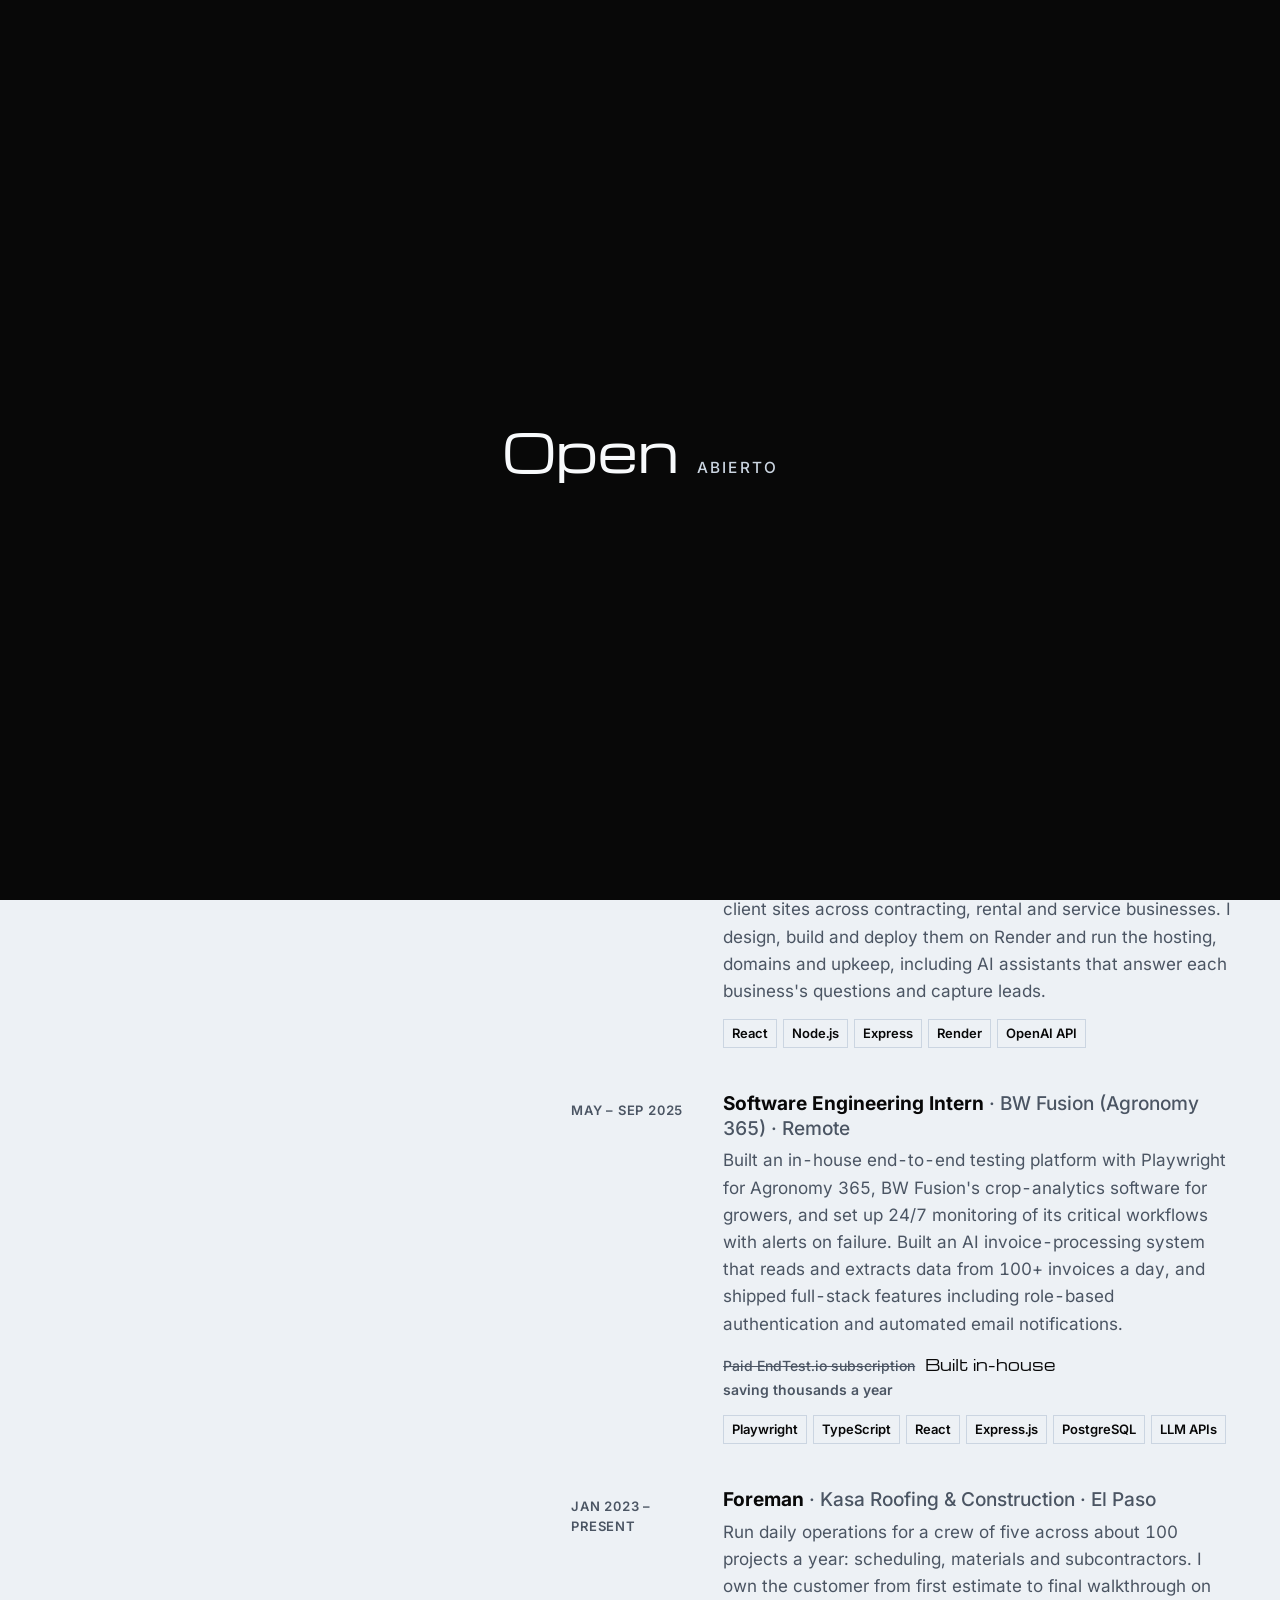
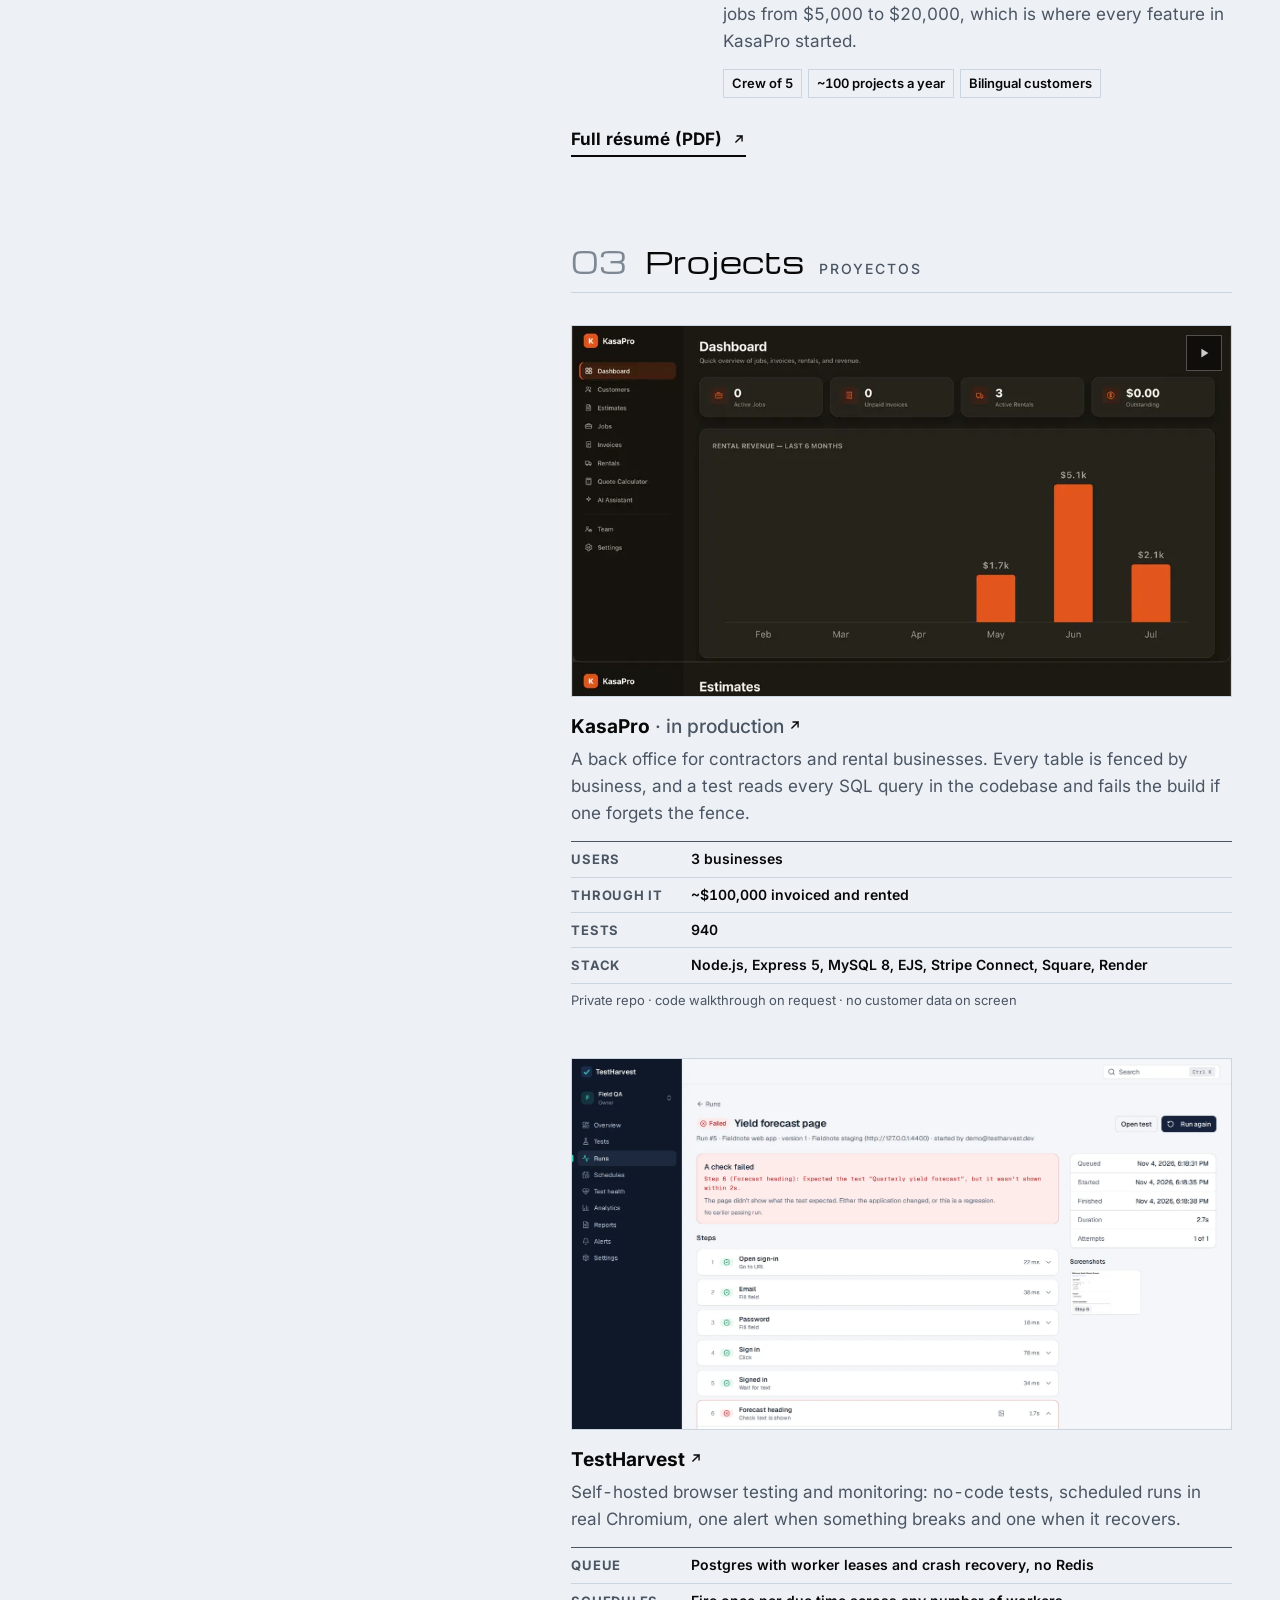
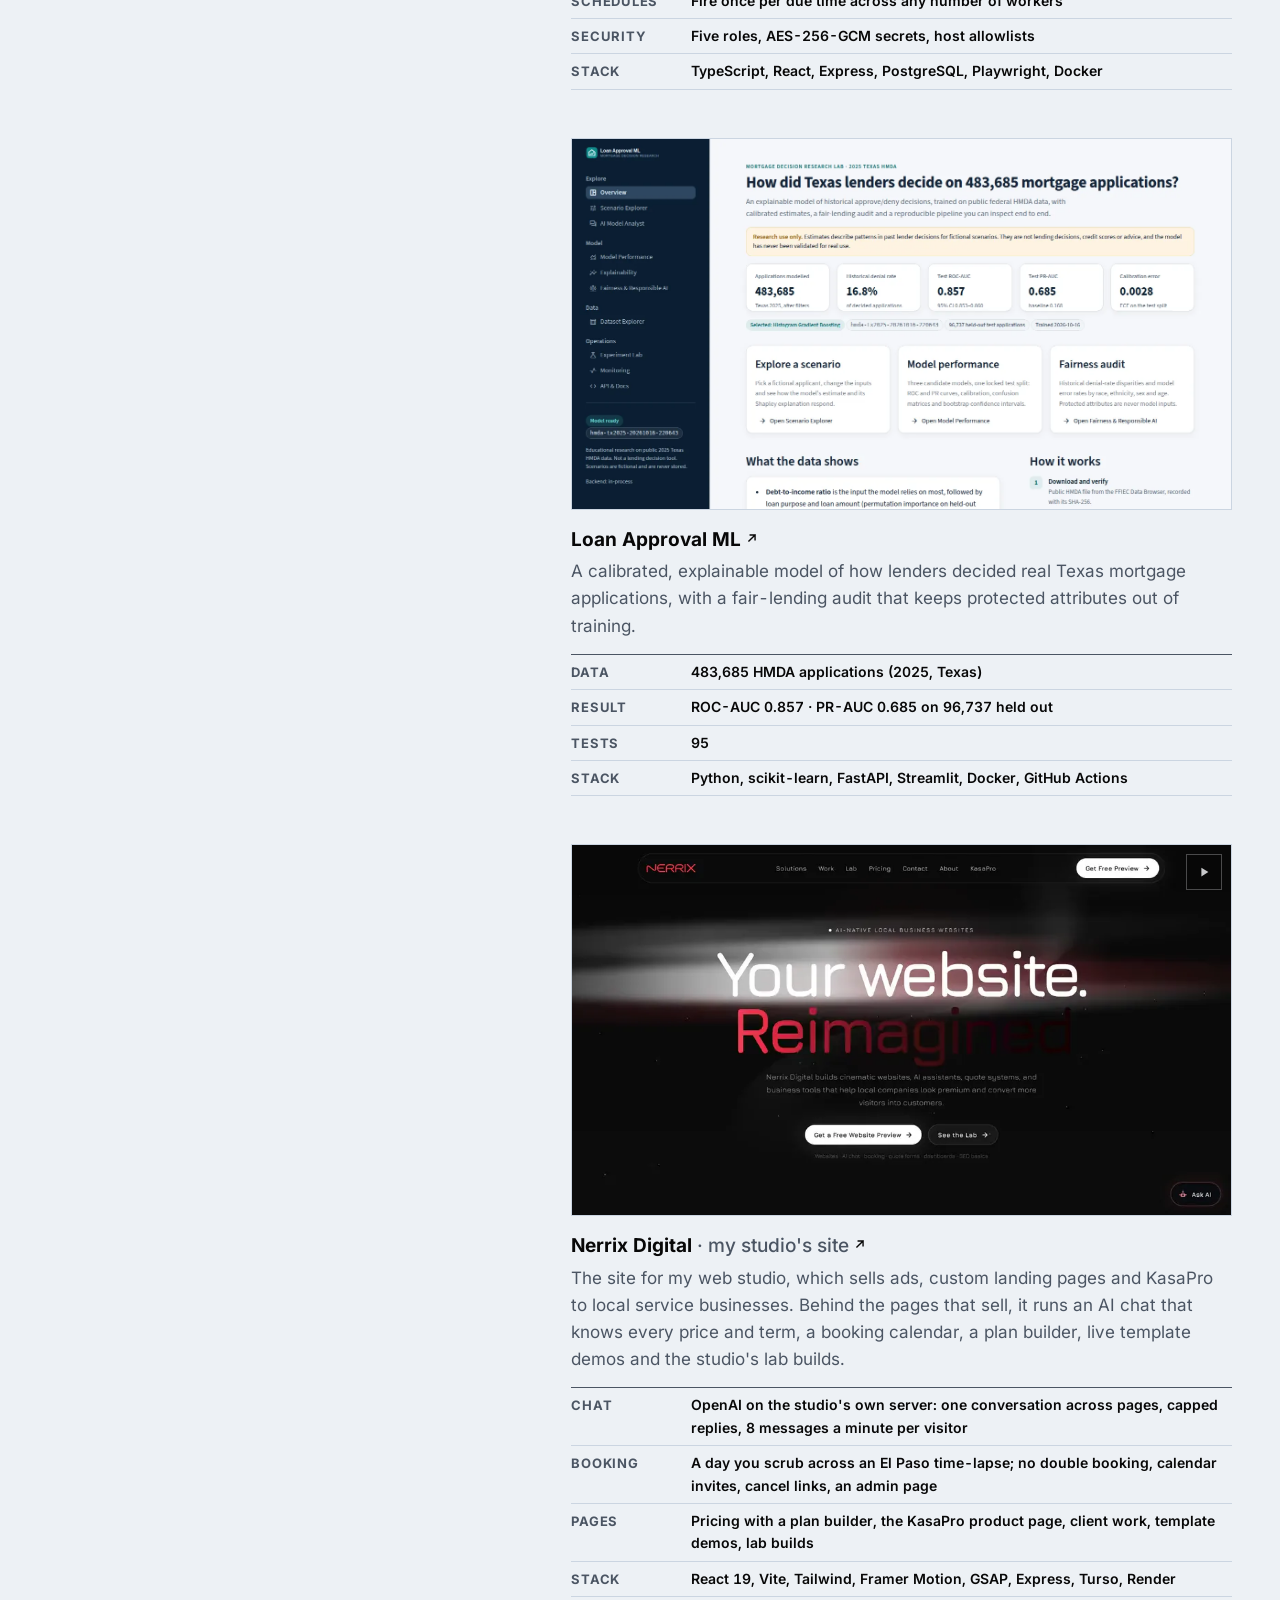
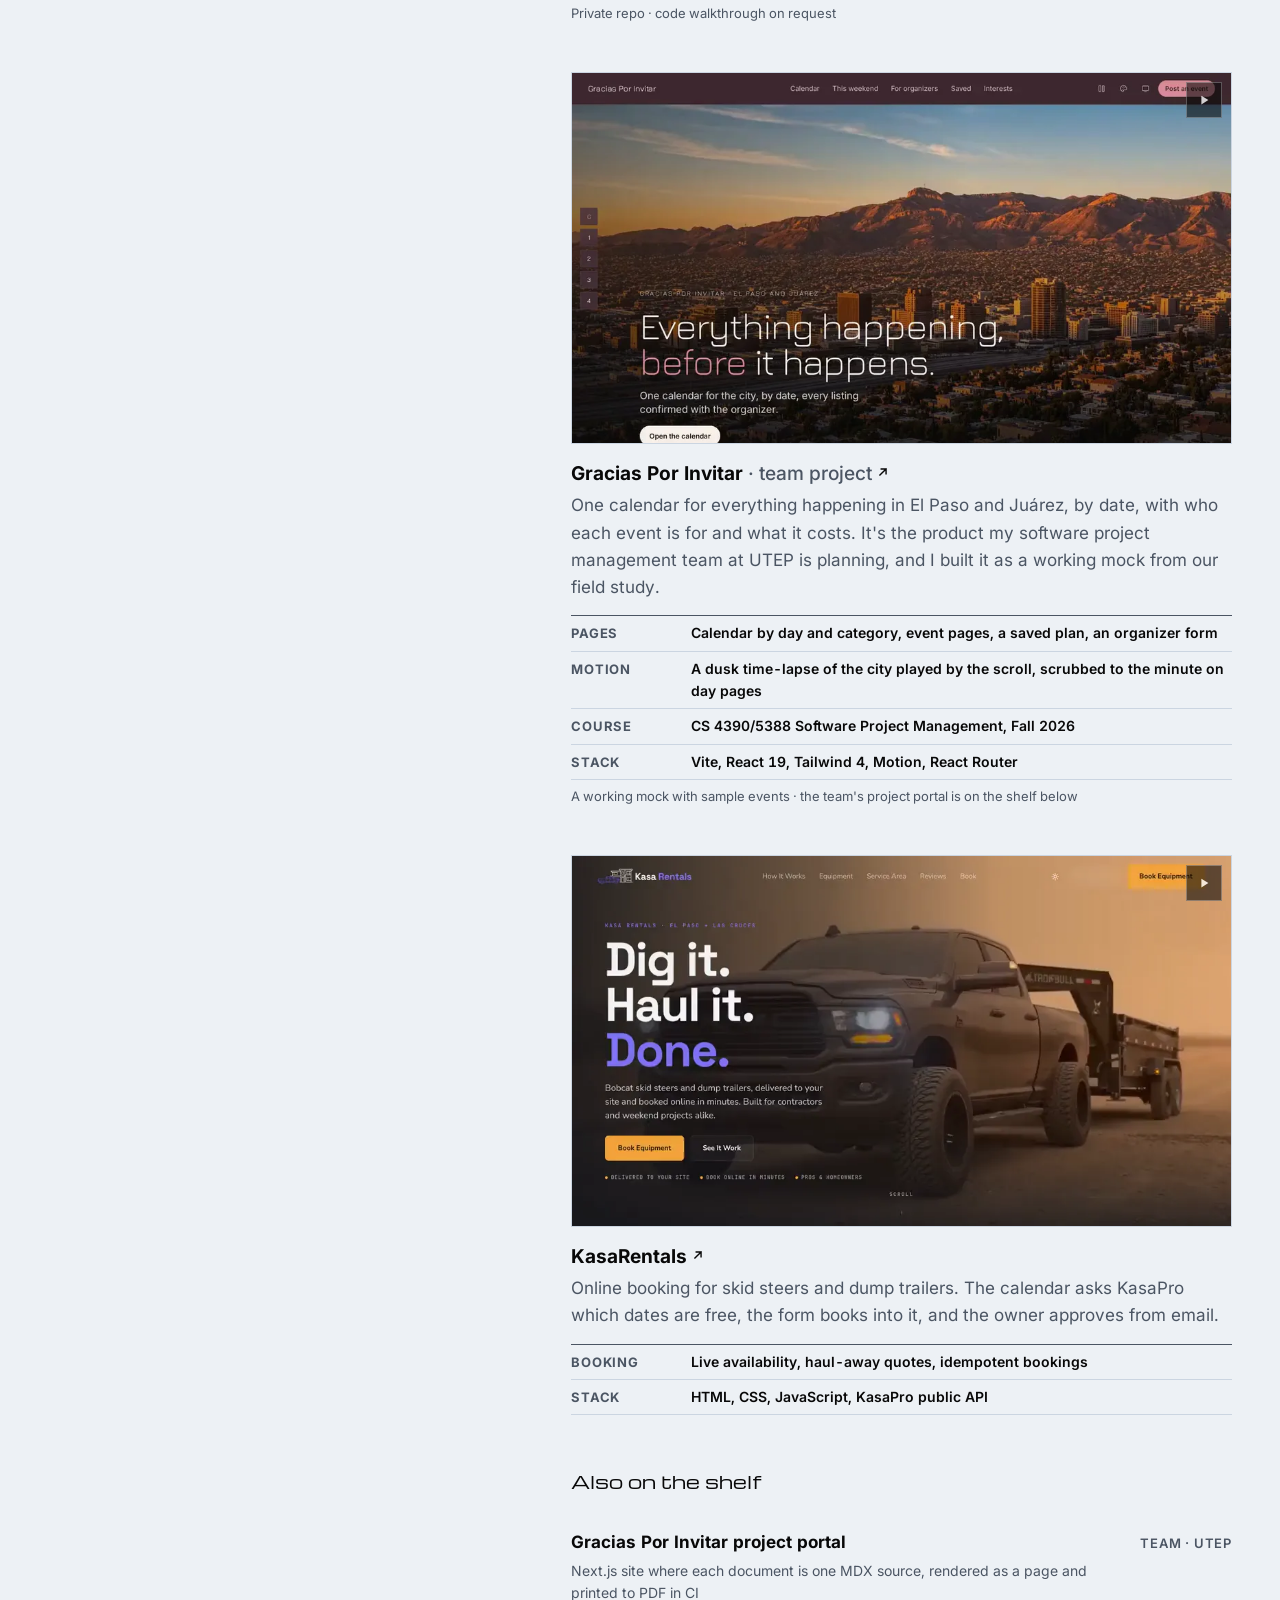
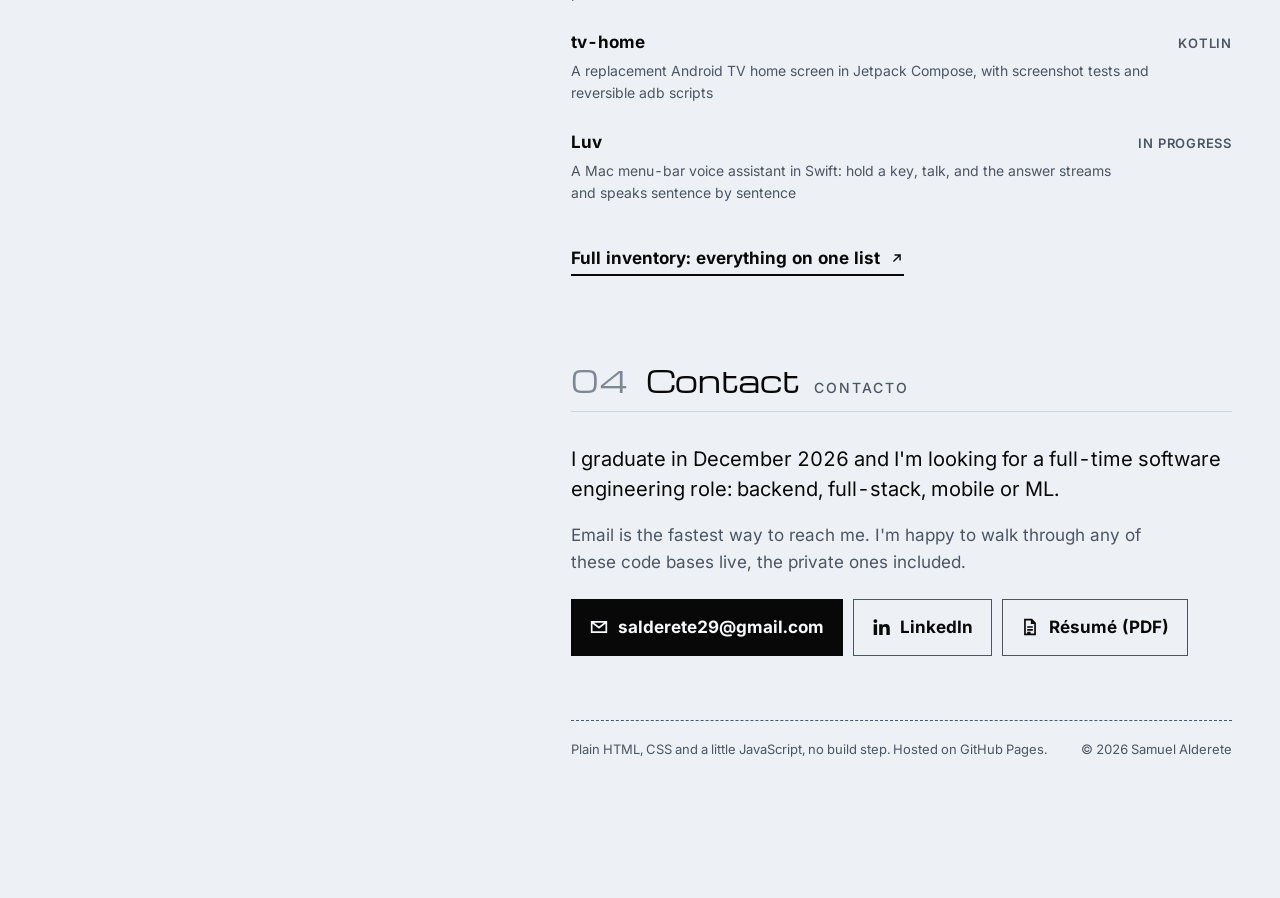
<file: index.html>
<!doctype html>
<html lang="en">
<head>
<meta charset="utf-8">
<meta name="viewport" content="width=device-width, initial-scale=1, viewport-fit=cover">
<title>Samuel Alderete · Software Engineer</title>
<meta name="description" content="Samuel Alderete, software engineer graduating from UTEP in December 2026. KasaPro runs three businesses with about $100,000 through it; internship at BW Fusion; founder of Nerrix Digital.">
<meta property="og:title" content="Samuel Alderete · Software Engineer">
<meta property="og:description" content="I build and run software for the trades I work in. KasaPro, TestHarvest, Loan Approval ML.">
<meta property="og:image" content="https://saalderete.github.io/SamuelAlderete/assets/og.png">
<meta property="og:image:width" content="1200">
<meta property="og:image:height" content="630">
<meta property="og:url" content="https://saalderete.github.io/SamuelAlderete/">
<meta name="twitter:card" content="summary_large_image">
<meta name="theme-color" media="(prefers-color-scheme: light)" content="#edf1f5">
<meta name="theme-color" media="(prefers-color-scheme: dark)" content="#080808">
<link rel="preload" href="assets/fonts/michroma-latin.woff2" as="font" type="font/woff2" crossorigin>
<link rel="stylesheet" href="styles.css">
<link rel="icon" href="assets/favicon.svg" type="image/svg+xml">
<script>
  // The shutter (see site.js): the store opens on the first visit of a session and on every refresh,
  // decided before the first paint. A refresh always opens it, even when the address names a section;
  // otherwise it is skipped for a link straight to a section and on a return from another page. Never under
  // reduced motion, and gone after 6 s even if site.js never runs.
  (function () {
    try {
      if (matchMedia("(prefers-reduced-motion: reduce)").matches) return;
      var nav = performance.getEntriesByType ? performance.getEntriesByType("navigation")[0] : null;
      var refresh = nav ? nav.type === "reload" : !!(performance.navigation && performance.navigation.type === 1);
      var seen = false;
      try { seen = !!sessionStorage.getItem("opened"); } catch (e) {}
      if (!refresh && (location.hash || seen)) return;
      try { sessionStorage.setItem("opened", "1"); } catch (e) {}
      var d = document.documentElement;
      d.classList.add("opening");
      setTimeout(function () { d.classList.remove("opening", "opened"); }, 6000);
    } catch (e) {}
  })();
</script>
</head>
<body>
<div class="shutter" aria-hidden="true">
  <div class="shutter-door">
    <p class="shutter-words">
      <span class="flick" style="--at:60ms;--for:360ms">Hello</span>
      <span lang="es" class="flick" style="--at:420ms;--for:200ms">Hola</span>
      <span lang="pt" style="--at:620ms;--for:130ms">Olá</span>
      <span lang="fr" style="--at:750ms;--for:115ms">Bonjour</span>
      <span lang="de" style="--at:865ms;--for:100ms">Hallo</span>
      <span lang="vi" style="--at:965ms;--for:100ms">Xin chào</span>
      <span lang="ko" style="--at:1065ms;--for:100ms">안녕하세요</span>
      <span lang="ja" style="--at:1165ms;--for:100ms">こんにちは</span>
      <span lang="zh" style="--at:1265ms;--for:100ms">你好</span>
      <span lang="hi" style="--at:1365ms;--for:100ms">नमस्ते</span>
      <span lang="ar" dir="rtl" style="--at:1465ms;--for:100ms">مرحبا</span>
      <span lang="nv" style="--at:1565ms;--for:100ms">Yáʼátʼééh</span>
      <span class="open" style="--at:1665ms"><b>Open</b><i lang="es">Abierto</i></span>
    </p>
  </div>
</div>
<a class="skip" href="#about">Skip to content</a>

<svg width="0" height="0" style="position:absolute" aria-hidden="true">
  <symbol id="i-go" viewBox="0 0 16 16"><path d="M4.5 11.5l7-7M6 4.5h5.5V10" fill="none" stroke="currentColor" stroke-width="1.6" stroke-linecap="square"/></symbol>
  <symbol id="i-github" viewBox="0 0 16 16"><path fill="currentColor" d="M8 .2a8 8 0 0 0-2.53 15.59c.4.07.55-.17.55-.38v-1.33c-2.23.48-2.7-1.07-2.7-1.07-.36-.92-.89-1.17-.89-1.17-.73-.5.06-.49.06-.49.8.06 1.23.83 1.23.83.72 1.22 1.88.87 2.33.66.07-.52.28-.87.5-1.07-1.78-.2-3.65-.89-3.65-3.95 0-.87.31-1.59.82-2.15-.08-.2-.36-1.02.08-2.12 0 0 .67-.21 2.2.82a7.6 7.6 0 0 1 4 0c1.53-1.03 2.2-.82 2.2-.82.44 1.1.16 1.92.08 2.12.51.56.82 1.28.82 2.15 0 3.07-1.87 3.75-3.66 3.95.29.25.54.73.54 1.48v2.2c0 .21.15.46.55.38A8 8 0 0 0 8 .2z"/></symbol>
  <symbol id="i-in" viewBox="0 0 16 16"><path fill="currentColor" d="M1.5 5.5h3V15h-3zM3 1a1.75 1.75 0 1 1 0 3.5A1.75 1.75 0 0 1 3 1zm3.4 4.5h2.9v1.3h.04c.4-.76 1.38-1.56 2.85-1.56 3.05 0 3.61 2 3.61 4.6V15h-3v-4.6c0-1.1-.02-2.52-1.53-2.52-1.54 0-1.78 1.2-1.78 2.44V15H6.4z"/></symbol>
  <symbol id="i-mail" viewBox="0 0 16 16"><path d="M1.5 3.5h13v9h-13zM1.8 3.8L8 8.6l6.2-4.8" fill="none" stroke="currentColor" stroke-width="1.5" stroke-linejoin="miter"/></symbol>
  <symbol id="i-doc" viewBox="0 0 16 16"><path d="M3.5 1.5h6l3 3v10h-9zM9.5 1.5v3h3M5.5 8h5M5.5 10.5h5M5.5 13h3" fill="none" stroke="currentColor" stroke-width="1.5"/></symbol>
</svg>

<div class="store">
  <!-- the directory -->
  <header class="directory">
    <h1 class="name">Samuel<br>Alderete</h1>
    <p class="role">Software Engineer</p>
    <p class="line">I build and run software for the trades I work in. Graduating from UTEP in December 2026.</p>

    <nav aria-label="Aisles">
      <ol class="aisles">
        <li><a href="#about" data-aisle="about"><span class="aisle-no">01</span><span class="aisle-label"><b>About</b><span>Sobre mí</span></span></a></li>
        <li><a href="#experience" data-aisle="experience"><span class="aisle-no">02</span><span class="aisle-label"><b>Experience</b><span>Experiencia</span></span></a></li>
        <li><a href="#projects" data-aisle="projects"><span class="aisle-no">03</span><span class="aisle-label"><b>Projects</b><span>Proyectos</span></span></a></li>
        <li><a href="#checkout" data-aisle="checkout"><span class="aisle-no">04</span><span class="aisle-label"><b>Contact</b><span>Contacto</span></span></a></li>
      </ol>
    </nav>

    <div class="links">
      <a class="primary" href="resume.pdf" target="_blank" rel="noopener" aria-describedby="newtab"><svg class="icon" aria-hidden="true"><use href="#i-doc"/></svg>Résumé</a>
      <a href="https://github.com/saalderete" target="_blank" rel="noopener" aria-describedby="newtab"><svg class="icon" aria-hidden="true"><use href="#i-github"/></svg>GitHub</a>
      <a href="https://www.linkedin.com/in/saalderete/" target="_blank" rel="noopener" aria-describedby="newtab"><svg class="icon" aria-hidden="true"><use href="#i-in"/></svg>LinkedIn</a>
      <a href="mailto:salderete29@gmail.com"><svg class="icon" aria-hidden="true"><use href="#i-mail"/></svg>Email</a>
    </div>
    <p class="fine">El Paso, Texas · English and Spanish</p>
  </header>

  <main class="floor">
    <!-- 01 ABOUT -->
    <section class="aisle" id="about" aria-labelledby="about-h">
      <div class="sign"><span class="sign-no" aria-hidden="true">01</span><h2 id="about-h"><b>About</b><span lang="es">Sobre mí</span></h2></div>
      <div class="prose">
        <p class="lead">I've run a construction crew in El Paso since 2023, and I write the software that crew and businesses like it run on.</p>
        <p>My main project is <a href="https://www.kasaprohq.com" target="_blank" rel="noopener" aria-describedby="newtab">KasaPro</a>, a multi-tenant back office for contractors and equipment-rental businesses: estimates, jobs, invoices, rentals, e-signatures and card payments. Three businesses use it in production. In summer 2025 I interned at BW Fusion, where I built the end-to-end testing platform that replaced their paid testing subscription, and I run <a href="https://nerrixdigital.com" target="_blank" rel="noopener" aria-describedby="newtab">Nerrix Digital</a>, a small studio building websites for local businesses.</p>
        <p>I like the parts of software where a mistake costs someone money: keeping one customer's data away from another's, payments, retries, and tests that stop the next change from breaking the last one. I use AI tools every day as part of how I build, and I can walk you through every line of what's here.</p>
      </div>
      <ul class="channel" aria-label="By the numbers">
        <li><span class="price">3</span><p>businesses running on KasaPro</p></li>
        <li><span class="price">~$100K</span><p>invoiced and rented through it</p></li>
        <li><span class="price">940</span><p>automated tests on KasaPro</p></li>
        <li><span class="price">100+</span><p>invoices a day read by the system I built at BW Fusion</p></li>
      </ul>
    </section>

    <!-- 02 EXPERIENCE -->
    <section class="aisle" id="experience" aria-labelledby="experience-h">
      <div class="sign"><span class="sign-no" aria-hidden="true">02</span><h2 id="experience-h"><b>Experience</b><span lang="es">Experiencia</span></h2></div>
      <ol class="tags-list">
        <li>
          <a class="tag" href="https://nerrixdigital.com" target="_blank" rel="noopener" aria-describedby="newtab">
            <p class="when">Jan 2026 – Present</p>
            <div class="body">
              <h3>Founder &amp; Developer <span class="at">· Nerrix Digital</span><svg class="go" aria-hidden="true"><use href="#i-go"/></svg></h3>
              <p>Founded a web studio for local businesses and delivered four client sites across contracting, rental and service businesses. I design, build and deploy them on Render and run the hosting, domains and upkeep, including AI assistants that answer each business's questions and capture leads.</p>
              <ul class="sku" aria-label="Technologies"><li>React</li><li>Node.js</li><li>Express</li><li>Render</li><li>OpenAI API</li></ul>
            </div>
          </a>
        </li>
        <li>
          <div class="tag">
            <p class="when">May – Sep 2025</p>
            <div class="body">
              <h3>Software Engineering Intern <span class="at">· BW Fusion (Agronomy 365) · Remote</span></h3>
              <p>Built an in-house end-to-end testing platform with Playwright for Agronomy 365, BW Fusion's crop-analytics software for growers, and set up 24/7 monitoring of its critical workflows with alerts on failure. Built an AI invoice-processing system that reads and extracts data from 100+ invoices a day, and shipped full-stack features including role-based authentication and automated email notifications.</p>
              <p class="was"><s>Paid EndTest.io subscription</s> <b>Built in-house</b> saving thousands a year</p>
              <ul class="sku" aria-label="Technologies"><li>Playwright</li><li>TypeScript</li><li>React</li><li>Express.js</li><li>PostgreSQL</li><li>LLM APIs</li></ul>
            </div>
          </div>
        </li>
        <li>
          <div class="tag">
            <p class="when">Jan 2023 – Present</p>
            <div class="body">
              <h3>Foreman <span class="at">· Kasa Roofing &amp; Construction · El Paso</span></h3>
              <p>Run daily operations for a crew of five across about 100 projects a year: scheduling, materials and subcontractors. I own the customer from first estimate to final walkthrough on jobs from $5,000 to $20,000, which is where every feature in KasaPro started.</p>
              <ul class="sku" aria-label="Scope"><li>Crew of 5</li><li>~100 projects a year</li><li>Bilingual customers</li></ul>
            </div>
          </div>
        </li>
      </ol>
      <a class="more-link" href="resume.pdf" target="_blank" rel="noopener" aria-describedby="newtab">Full résumé (PDF)<svg class="go" aria-hidden="true"><use href="#i-go"/></svg></a>
    </section>

    <!-- 03 PROJECTS -->
    <section class="aisle" id="projects" aria-labelledby="projects-h">
      <div class="sign"><span class="sign-no" aria-hidden="true">03</span><h2 id="projects-h"><b>Projects</b><span lang="es">Proyectos</span></h2></div>
      <ul class="products">
        <li>
          <a class="product" href="https://www.kasaprohq.com" target="_blank" rel="noopener" aria-describedby="newtab">
            <video muted playsinline loop preload="none" poster="assets/kasapro-loop.webp" width="960" height="540" aria-hidden="true"><source src="assets/kasapro-loop.mp4" type="video/mp4"></video>
            <div>
              <h3>KasaPro <span class="at">· in production</span><svg class="go" aria-hidden="true"><use href="#i-go"/></svg></h3>
              <p>A back office for contractors and rental businesses. Every table is fenced by business, and a test reads every SQL query in the codebase and fails the build if one forgets the fence.</p>
              <dl class="spec">
                <dt>Users</dt><dd>3 businesses</dd>
                <dt>Through it</dt><dd>~$100,000 invoiced and rented</dd>
                <dt>Tests</dt><dd>940</dd>
                <dt>Stack</dt><dd>Node.js, Express 5, MySQL 8, EJS, Stripe Connect, Square, Render</dd>
              </dl>
              <p class="note">Private repo · code walkthrough on request · no customer data on screen</p>
            </div>
          </a>
        </li>
        <li>
          <a class="product" href="https://github.com/saalderete/endtest-clone" target="_blank" rel="noopener" aria-describedby="newtab">
            <img src="assets/testharvest-run.webp" width="1440" height="900" alt="TestHarvest run page: a failed check explained in plain words, with each step's result and timing" loading="lazy">
            <div>
              <h3>TestHarvest<svg class="go" aria-hidden="true"><use href="#i-go"/></svg></h3>
              <p>Self-hosted browser testing and monitoring: no-code tests, scheduled runs in real Chromium, one alert when something breaks and one when it recovers.</p>
              <dl class="spec">
                <dt>Queue</dt><dd>Postgres with worker leases and crash recovery, no Redis</dd>
                <dt>Schedules</dt><dd>Fire once per due time across any number of workers</dd>
                <dt>Security</dt><dd>Five roles, AES-256-GCM secrets, host allowlists</dd>
                <dt>Stack</dt><dd>TypeScript, React, Express, PostgreSQL, Playwright, Docker</dd>
              </dl>
            </div>
          </a>
        </li>
        <li>
          <a class="product" href="https://github.com/saalderete/Loan-Approval-ML" target="_blank" rel="noopener" aria-describedby="newtab">
            <img src="assets/loan-overview.webp" width="1440" height="900" alt="Loan Approval ML dashboard overview" loading="lazy">
            <div>
              <h3>Loan Approval ML<svg class="go" aria-hidden="true"><use href="#i-go"/></svg></h3>
              <p>A calibrated, explainable model of how lenders decided real Texas mortgage applications, with a fair-lending audit that keeps protected attributes out of training.</p>
              <dl class="spec">
                <dt>Data</dt><dd>483,685 HMDA applications (2025, Texas)</dd>
                <dt>Result</dt><dd>ROC-AUC 0.857 · PR-AUC 0.685 on 96,737 held out</dd>
                <dt>Tests</dt><dd>95</dd>
                <dt>Stack</dt><dd>Python, scikit-learn, FastAPI, Streamlit, Docker, GitHub Actions</dd>
              </dl>
            </div>
          </a>
        </li>
        <li>
          <a class="product" href="https://www.nerrixdigital.com" target="_blank" rel="noopener" aria-describedby="newtab">
            <video muted playsinline loop preload="none" poster="assets/nerrix-loop.webp" width="960" height="540" aria-hidden="true"><source src="assets/nerrix-loop.mp4" type="video/mp4"></video>
            <div>
              <h3>Nerrix Digital <span class="at">· my studio's site</span><svg class="go" aria-hidden="true"><use href="#i-go"/></svg></h3>
              <p>The site for my web studio, which sells ads, custom landing pages and KasaPro to local service businesses. Behind the pages that sell, it runs an AI chat that knows every price and term, a booking calendar, a plan builder, live template demos and the studio's lab builds.</p>
              <dl class="spec">
                <dt>Chat</dt><dd>OpenAI on the studio's own server: one conversation across pages, capped replies, 8 messages a minute per visitor</dd>
                <dt>Booking</dt><dd>A day you scrub across an El Paso time-lapse; no double booking, calendar invites, cancel links, an admin page</dd>
                <dt>Pages</dt><dd>Pricing with a plan builder, the KasaPro product page, client work, template demos, lab builds</dd>
                <dt>Stack</dt><dd>React 19, Vite, Tailwind, Framer Motion, GSAP, Express, Turso, Render</dd>
              </dl>
              <p class="note">Private repo · code walkthrough on request</p>
            </div>
          </a>
        </li>
        <li>
          <a class="product" href="https://gpi-j4aw.onrender.com" target="_blank" rel="noopener" aria-describedby="newtab">
            <video muted playsinline loop preload="none" poster="assets/gpi-loop.webp" width="960" height="540" aria-hidden="true"><source src="assets/gpi-loop.mp4" type="video/mp4"></video>
            <div>
              <h3>Gracias Por Invitar <span class="at">· team project</span><svg class="go" aria-hidden="true"><use href="#i-go"/></svg></h3>
              <p>One calendar for everything happening in El Paso and Juárez, by date, with who each event is for and what it costs. It's the product my software project management team at UTEP is planning, and I built it as a working mock from our field study.</p>
              <dl class="spec">
                <dt>Pages</dt><dd>Calendar by day and category, event pages, a saved plan, an organizer form</dd>
                <dt>Motion</dt><dd>A dusk time-lapse of the city played by the scroll, scrubbed to the minute on day pages</dd>
                <dt>Course</dt><dd>CS 4390/5388 Software Project Management, Fall 2026</dd>
                <dt>Stack</dt><dd>Vite, React 19, Tailwind 4, Motion, React Router</dd>
              </dl>
              <p class="note">A working mock with sample events · the team's project portal is on the shelf below</p>
            </div>
          </a>
        </li>
        <li>
          <a class="product" href="https://kasarentals.com" target="_blank" rel="noopener" aria-describedby="newtab">
            <video muted playsinline loop preload="none" poster="assets/kasarentals-storm-loop.webp" width="960" height="540" aria-hidden="true"><source src="assets/kasarentals-storm-loop.mp4" type="video/mp4"></video>
            <div>
              <h3>KasaRentals<svg class="go" aria-hidden="true"><use href="#i-go"/></svg></h3>
              <p>Online booking for skid steers and dump trailers. The calendar asks KasaPro which dates are free, the form books into it, and the owner approves from email.</p>
              <dl class="spec">
                <dt>Booking</dt><dd>Live availability, haul-away quotes, idempotent bookings</dd>
                <dt>Stack</dt><dd>HTML, CSS, JavaScript, KasaPro public API</dd>
              </dl>
            </div>
          </a>
        </li>
      </ul>

      <h3 class="bin-h">Also on the shelf</h3>
      <ul class="bin">
        <li><a href="https://gpi-portal.onrender.com" target="_blank" rel="noopener" aria-describedby="newtab"><b>Gracias Por Invitar project portal</b><em>Team · UTEP</em><span>Next.js site where each document is one MDX source, rendered as a page and printed to PDF in CI</span></a></li>
        <li><div class="row"><b>tv-home</b><em>Kotlin</em><span>A replacement Android TV home screen in Jetpack Compose, with screenshot tests and reversible adb scripts</span></div></li>
        <li><div class="row"><b>Luv</b><em>In progress</em><span>A Mac menu-bar voice assistant in Swift: hold a key, talk, and the answer streams and speaks sentence by sentence</span></div></li>
      </ul>
      <a class="more-link" href="inventory.html">Full inventory: everything on one list<svg class="go" aria-hidden="true"><use href="#i-go"/></svg></a>
    </section>

    <!-- 04 CHECKOUT -->
    <section class="aisle checkout" id="checkout" aria-labelledby="checkout-h">
      <div class="sign"><span class="sign-no" aria-hidden="true">04</span><h2 id="checkout-h"><b>Contact</b><span lang="es">Contacto</span></h2></div>
      <div class="prose">
        <p class="lead">I graduate in December 2026 and I'm looking for a full-time software engineering role: backend, full-stack, mobile or ML.</p>
        <p>Email is the fastest way to reach me. I'm happy to walk through any of these code bases live, the private ones included.</p>
      </div>
      <div class="till">
        <a class="primary" href="mailto:salderete29@gmail.com"><svg class="icon" aria-hidden="true"><use href="#i-mail"/></svg>salderete29@gmail.com</a>
        <a href="https://www.linkedin.com/in/saalderete/" target="_blank" rel="noopener" aria-describedby="newtab"><svg class="icon" aria-hidden="true"><use href="#i-in"/></svg>LinkedIn</a>
        <a href="resume.pdf" target="_blank" rel="noopener" aria-describedby="newtab"><svg class="icon" aria-hidden="true"><use href="#i-doc"/></svg>Résumé (PDF)</a>
      </div>
      <footer class="receipt">
        <span>Plain HTML, CSS and a little JavaScript, no build step. Hosted on GitHub Pages.</span>
        <span>© 2026 Samuel Alderete</span>
      </footer>
    </section>
  </main>
</div>
<script src="site.js" defer></script>
<span id="newtab" hidden>Opens in a new tab</span>
</body>
</html>
</file>
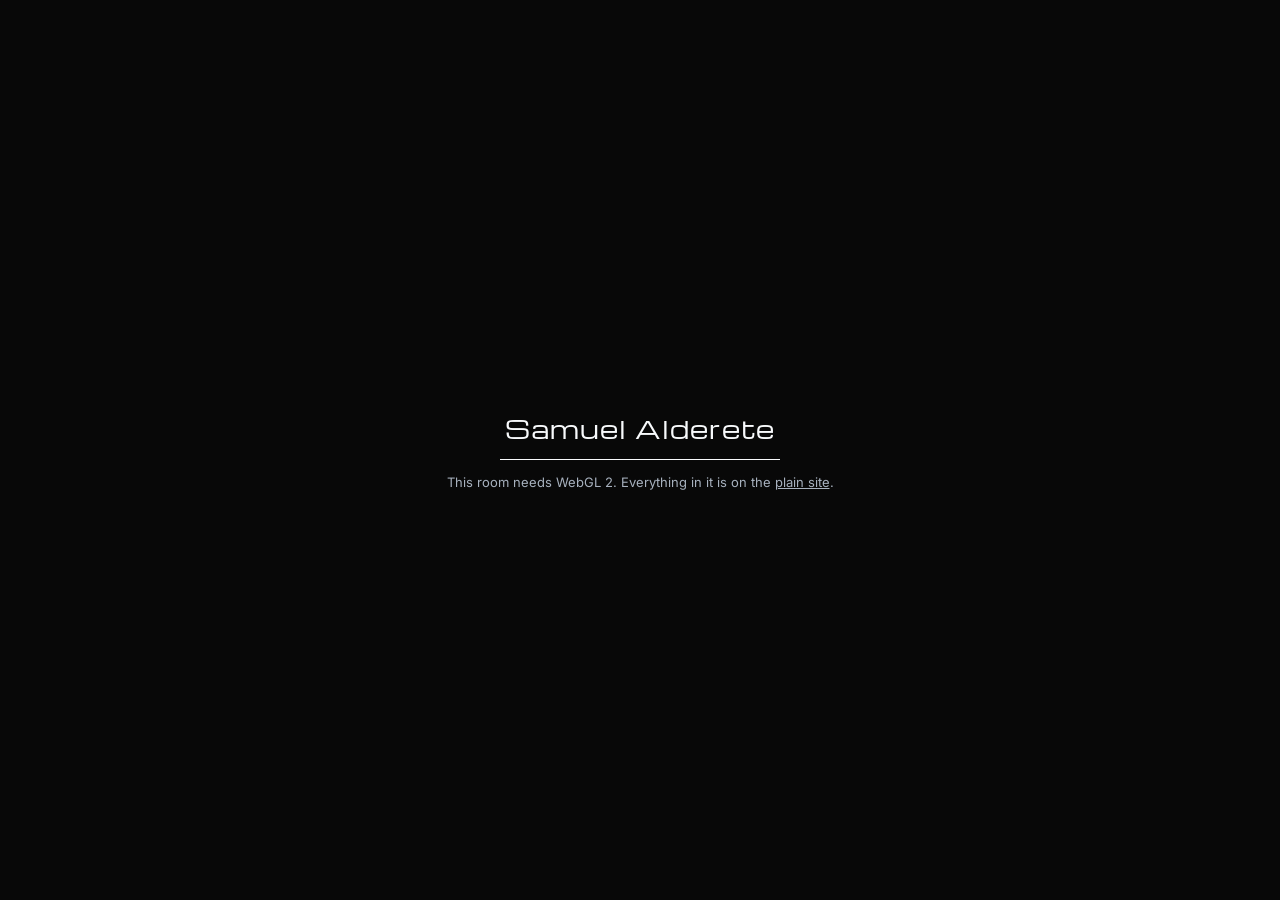
<file: studio/index.html>
<!doctype html>
<html lang="en">
<head>
<meta charset="utf-8">
<meta name="viewport" content="width=device-width, initial-scale=1, viewport-fit=cover">
<title>Samuel Alderete · the studio</title>
<meta name="description" content="Samuel Alderete, software engineer in El Paso. His studio at dusk: the shelves hold the work, and the computer turns on.">
<meta name="theme-color" content="#080808">
<meta name="robots" content="noindex">
<link rel="icon" href="../assets/favicon.svg" type="image/svg+xml">
<link rel="preload" href="app/fonts/michroma-latin.woff2" as="font" type="font/woff2" crossorigin>
<link rel="stylesheet" href="app/tokens.css">
<link rel="stylesheet" href="app/studio.css">
<script type="importmap">
{ "imports": { "three": "./app/vendor/three/three.module.js", "three/addons/": "./app/vendor/three/addons/" } }
</script>
</head>
<body>
<!-- The monitor's picture: a real page, placed in the room behind a hole in the drawing. -->
<div id="screen" aria-hidden="true"><div id="os"></div><div id="tube"></div><div id="strike"></div></div>
<canvas id="gl" aria-label="Samuel Alderete's studio at dusk: a desk with a computer, shelves of things he has built, a window over the city."></canvas>

<div id="veil" role="status">
  <p class="veil-name">Samuel Alderete</p>
  <p class="veil-line"><span id="veil-bar"></span></p>
  <p class="veil-note" id="veil-note">Opening the studio</p>
</div>

<aside id="card" hidden></aside>

<button id="sound" type="button" aria-pressed="false">Enable sound</button>

<!-- Everything in the room, reachable without a pointer. -->
<nav id="reach" aria-label="In the room"></nav>

<noscript>
  <div class="plain">
    <p>This page is a 3D room and needs JavaScript. Everything in it is also on the <a href="../">plain site</a>.</p>
  </div>
</noscript>
<script type="module" src="app/main.js"></script>
</body>
</html>
</file>
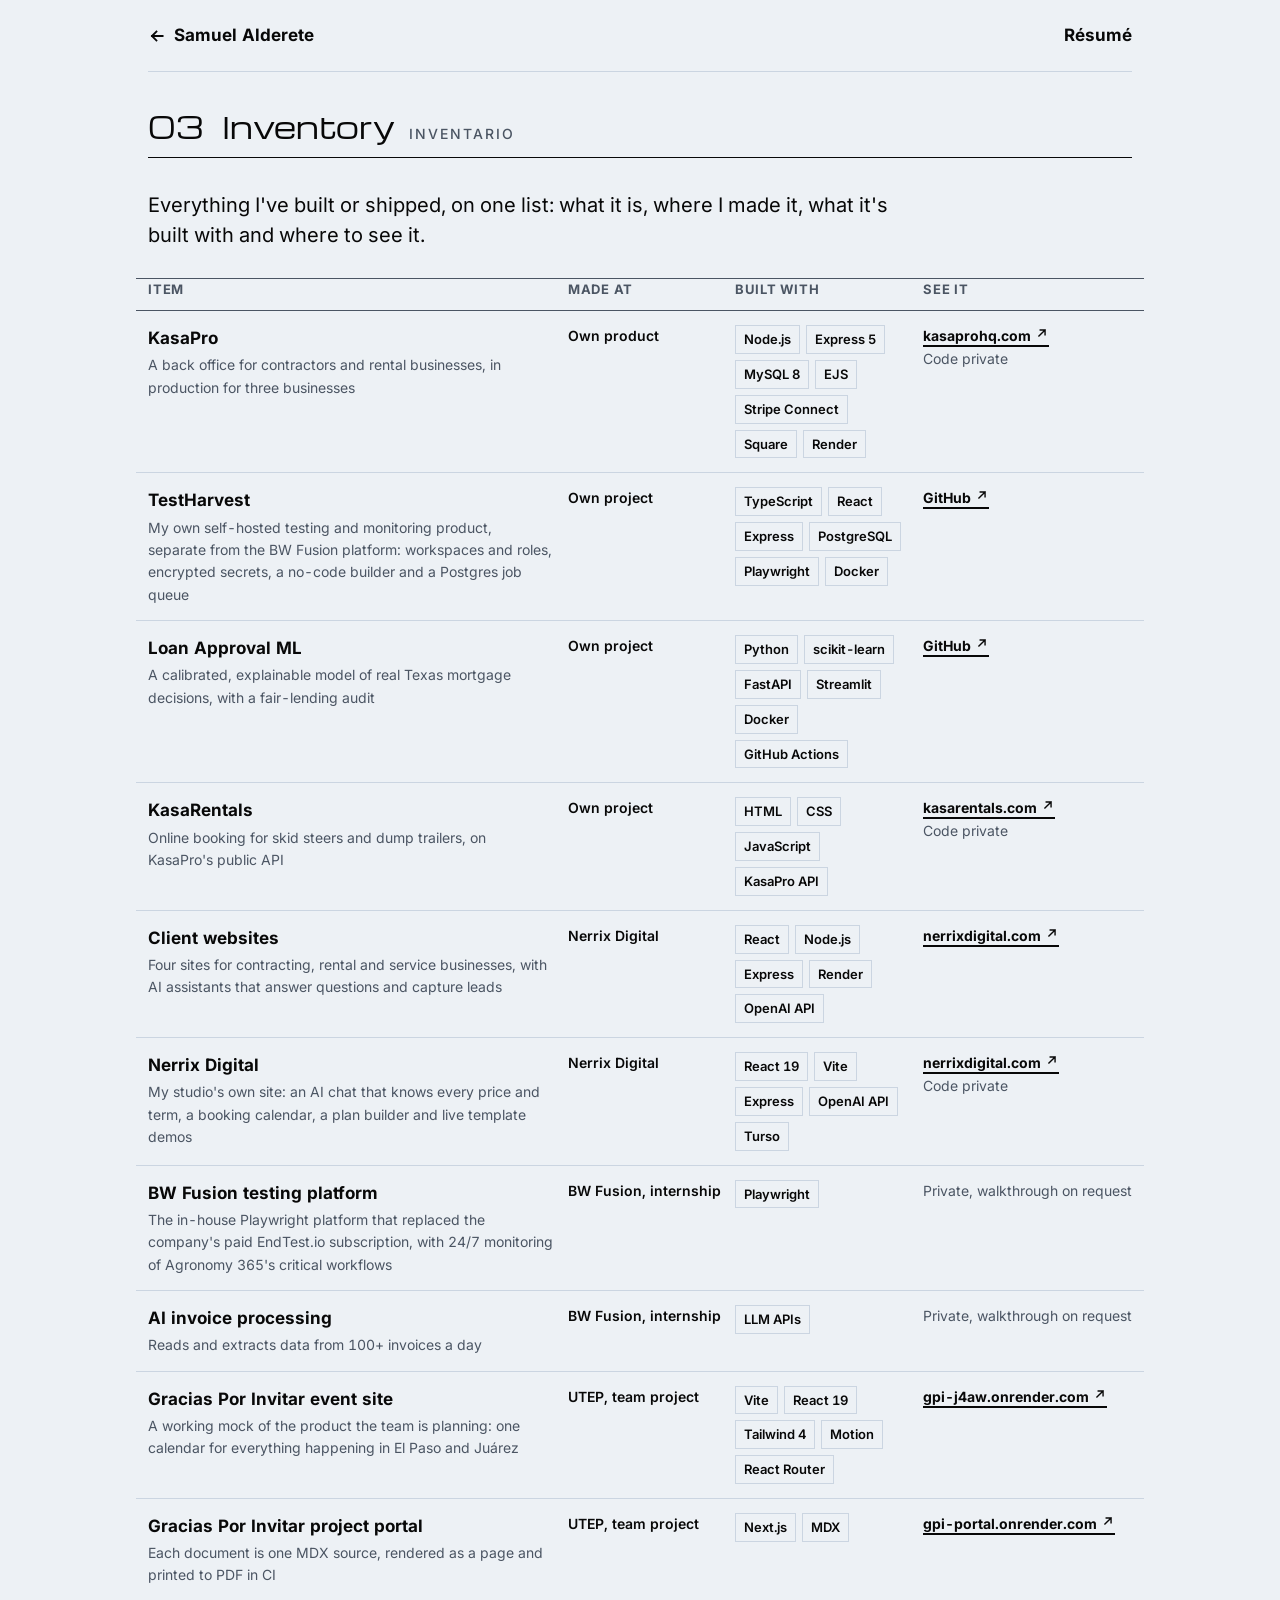
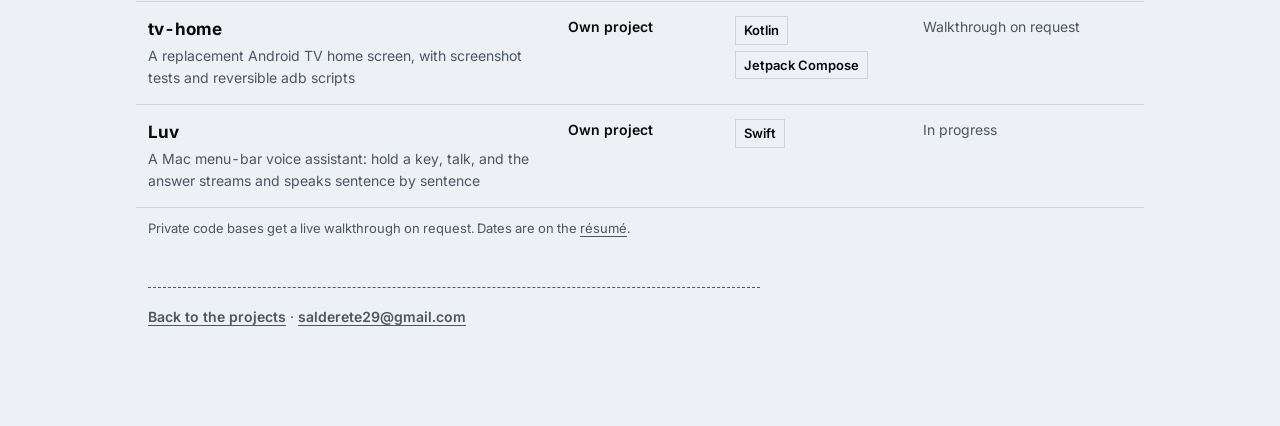
<file: inventory.html>
<!doctype html>
<html lang="en">
<head>
<meta charset="utf-8">
<meta name="viewport" content="width=device-width, initial-scale=1, viewport-fit=cover">
<title>Inventory · Samuel Alderete</title>
<meta name="description" content="Everything Samuel Alderete has built or shipped, on one list: what it is, where he made it, what it is built with and where to see it.">
<meta name="theme-color" media="(prefers-color-scheme: light)" content="#edf1f5">
<meta name="theme-color" media="(prefers-color-scheme: dark)" content="#080808">
<link rel="preload" href="assets/fonts/michroma-latin.woff2" as="font" type="font/woff2" crossorigin>
<link rel="stylesheet" href="styles.css">
<link rel="icon" href="assets/favicon.svg" type="image/svg+xml">
</head>
<body>
<a class="skip" href="#list">Skip to the list</a>

<svg width="0" height="0" style="position:absolute" aria-hidden="true">
  <symbol id="i-go" viewBox="0 0 16 16"><path d="M4.5 11.5l7-7M6 4.5h5.5V10" fill="none" stroke="currentColor" stroke-width="1.6" stroke-linecap="square"/></symbol>
</svg>

<main class="article inventory-page">
  <nav class="article-top" aria-label="Site">
    <a href="./#projects"><svg class="icon" viewBox="0 0 16 16" aria-hidden="true"><path d="M13 8H3.5M7.5 4L3.5 8l4 4" fill="none" stroke="currentColor" stroke-width="1.6" stroke-linecap="square"/></svg> Samuel Alderete</a>
    <a href="resume.pdf" target="_blank" rel="noopener" aria-describedby="newtab">Résumé</a>
  </nav>

  <div class="sign"><span class="sign-no" aria-hidden="true">03</span><h1 class="sign-h"><b>Inventory</b><span lang="es">Inventario</span></h1></div>
  <p class="lead">Everything I've built or shipped, on one list: what it is, where I made it, what it's built with and where to see it.</p>

  <div class="inventory-wrap" id="list">
    <table class="inventory">
      <caption>Private code bases get a live walkthrough on request. Dates are on the <a href="resume.pdf" target="_blank" rel="noopener" aria-describedby="newtab">résumé</a>.</caption>
      <thead>
        <tr><th scope="col">Item</th><th scope="col">Made at</th><th scope="col">Built with</th><th scope="col">See it</th></tr>
      </thead>
      <tbody>
        <tr>
          <th scope="row"><b>KasaPro</b><span>A back office for contractors and rental businesses, in production for three businesses</span></th>
          <td class="at" data-label="Made at">Own product</td>
          <td><ul class="sku" aria-label="Technologies"><li>Node.js</li><li>Express 5</li><li>MySQL 8</li><li>EJS</li><li>Stripe Connect</li><li>Square</li><li>Render</li></ul></td>
          <td class="link" data-label="See it"><a href="https://www.kasaprohq.com" target="_blank" rel="noopener" aria-describedby="newtab">kasaprohq.com<svg class="go" aria-hidden="true"><use href="#i-go"/></svg></a><br><em>Code private</em></td>
        </tr>
        <tr>
          <th scope="row"><b>TestHarvest</b><span>My own self-hosted testing and monitoring product, separate from the BW Fusion platform: workspaces and roles, encrypted secrets, a no-code builder and a Postgres job queue</span></th>
          <td class="at" data-label="Made at">Own project</td>
          <td><ul class="sku" aria-label="Technologies"><li>TypeScript</li><li>React</li><li>Express</li><li>PostgreSQL</li><li>Playwright</li><li>Docker</li></ul></td>
          <td class="link" data-label="See it"><a href="https://github.com/saalderete/endtest-clone" target="_blank" rel="noopener" aria-describedby="newtab">GitHub<svg class="go" aria-hidden="true"><use href="#i-go"/></svg></a></td>
        </tr>
        <tr>
          <th scope="row"><b>Loan Approval ML</b><span>A calibrated, explainable model of real Texas mortgage decisions, with a fair-lending audit</span></th>
          <td class="at" data-label="Made at">Own project</td>
          <td><ul class="sku" aria-label="Technologies"><li>Python</li><li>scikit-learn</li><li>FastAPI</li><li>Streamlit</li><li>Docker</li><li>GitHub Actions</li></ul></td>
          <td class="link" data-label="See it"><a href="https://github.com/saalderete/Loan-Approval-ML" target="_blank" rel="noopener" aria-describedby="newtab">GitHub<svg class="go" aria-hidden="true"><use href="#i-go"/></svg></a></td>
        </tr>
        <tr>
          <th scope="row"><b>KasaRentals</b><span>Online booking for skid steers and dump trailers, on KasaPro's public API</span></th>
          <td class="at" data-label="Made at">Own project</td>
          <td><ul class="sku" aria-label="Technologies"><li>HTML</li><li>CSS</li><li>JavaScript</li><li>KasaPro API</li></ul></td>
          <td class="link" data-label="See it"><a href="https://kasarentals.com" target="_blank" rel="noopener" aria-describedby="newtab">kasarentals.com<svg class="go" aria-hidden="true"><use href="#i-go"/></svg></a><br><em>Code private</em></td>
        </tr>
        <tr>
          <th scope="row"><b>Client websites</b><span>Four sites for contracting, rental and service businesses, with AI assistants that answer questions and capture leads</span></th>
          <td class="at" data-label="Made at">Nerrix Digital</td>
          <td><ul class="sku" aria-label="Technologies"><li>React</li><li>Node.js</li><li>Express</li><li>Render</li><li>OpenAI API</li></ul></td>
          <td class="link" data-label="See it"><a href="https://nerrixdigital.com" target="_blank" rel="noopener" aria-describedby="newtab">nerrixdigital.com<svg class="go" aria-hidden="true"><use href="#i-go"/></svg></a></td>
        </tr>
        <tr>
          <th scope="row"><b>Nerrix Digital</b><span>My studio's own site: an AI chat that knows every price and term, a booking calendar, a plan builder and live template demos</span></th>
          <td class="at" data-label="Made at">Nerrix Digital</td>
          <td><ul class="sku" aria-label="Technologies"><li>React 19</li><li>Vite</li><li>Express</li><li>OpenAI API</li><li>Turso</li></ul></td>
          <td class="link" data-label="See it"><a href="https://www.nerrixdigital.com" target="_blank" rel="noopener" aria-describedby="newtab">nerrixdigital.com<svg class="go" aria-hidden="true"><use href="#i-go"/></svg></a><br><em>Code private</em></td>
        </tr>
        <tr>
          <th scope="row"><b>BW Fusion testing platform</b><span>The in-house Playwright platform that replaced the company's paid EndTest.io subscription, with 24/7 monitoring of Agronomy 365's critical workflows</span></th>
          <td class="at" data-label="Made at">BW Fusion, internship</td>
          <td><ul class="sku" aria-label="Technologies"><li>Playwright</li></ul></td>
          <td class="link" data-label="See it"><em>Private, walkthrough on request</em></td>
        </tr>
        <tr>
          <th scope="row"><b>AI invoice processing</b><span>Reads and extracts data from 100+ invoices a day</span></th>
          <td class="at" data-label="Made at">BW Fusion, internship</td>
          <td><ul class="sku" aria-label="Technologies"><li>LLM APIs</li></ul></td>
          <td class="link" data-label="See it"><em>Private, walkthrough on request</em></td>
        </tr>
        <tr>
          <th scope="row"><b>Gracias Por Invitar event site</b><span>A working mock of the product the team is planning: one calendar for everything happening in El Paso and Juárez</span></th>
          <td class="at" data-label="Made at">UTEP, team project</td>
          <td><ul class="sku" aria-label="Technologies"><li>Vite</li><li>React 19</li><li>Tailwind 4</li><li>Motion</li><li>React Router</li></ul></td>
          <td class="link" data-label="See it"><a href="https://gpi-j4aw.onrender.com" target="_blank" rel="noopener" aria-describedby="newtab">gpi-j4aw.onrender.com<svg class="go" aria-hidden="true"><use href="#i-go"/></svg></a></td>
        </tr>
        <tr>
          <th scope="row"><b>Gracias Por Invitar project portal</b><span>Each document is one MDX source, rendered as a page and printed to PDF in CI</span></th>
          <td class="at" data-label="Made at">UTEP, team project</td>
          <td><ul class="sku" aria-label="Technologies"><li>Next.js</li><li>MDX</li></ul></td>
          <td class="link" data-label="See it"><a href="https://gpi-portal.onrender.com" target="_blank" rel="noopener" aria-describedby="newtab">gpi-portal.onrender.com<svg class="go" aria-hidden="true"><use href="#i-go"/></svg></a></td>
        </tr>
        <tr>
          <th scope="row"><b>tv-home</b><span>A replacement Android TV home screen, with screenshot tests and reversible adb scripts</span></th>
          <td class="at" data-label="Made at">Own project</td>
          <td><ul class="sku" aria-label="Technologies"><li>Kotlin</li><li>Jetpack Compose</li></ul></td>
          <td class="link" data-label="See it"><em>Walkthrough on request</em></td>
        </tr>
        <tr>
          <th scope="row"><b>Luv</b><span>A Mac menu-bar voice assistant: hold a key, talk, and the answer streams and speaks sentence by sentence</span></th>
          <td class="at" data-label="Made at">Own project</td>
          <td><ul class="sku" aria-label="Technologies"><li>Swift</li></ul></td>
          <td class="link" data-label="See it"><em>In progress</em></td>
        </tr>
      </tbody>
    </table>
  </div>

  <p class="end"><a href="./#projects">Back to the projects</a> · <a href="mailto:salderete29@gmail.com">salderete29@gmail.com</a></p>
</main>
<script src="site.js" defer></script>
<span id="newtab" hidden>Opens in a new tab</span>
</body>
</html>
</file>
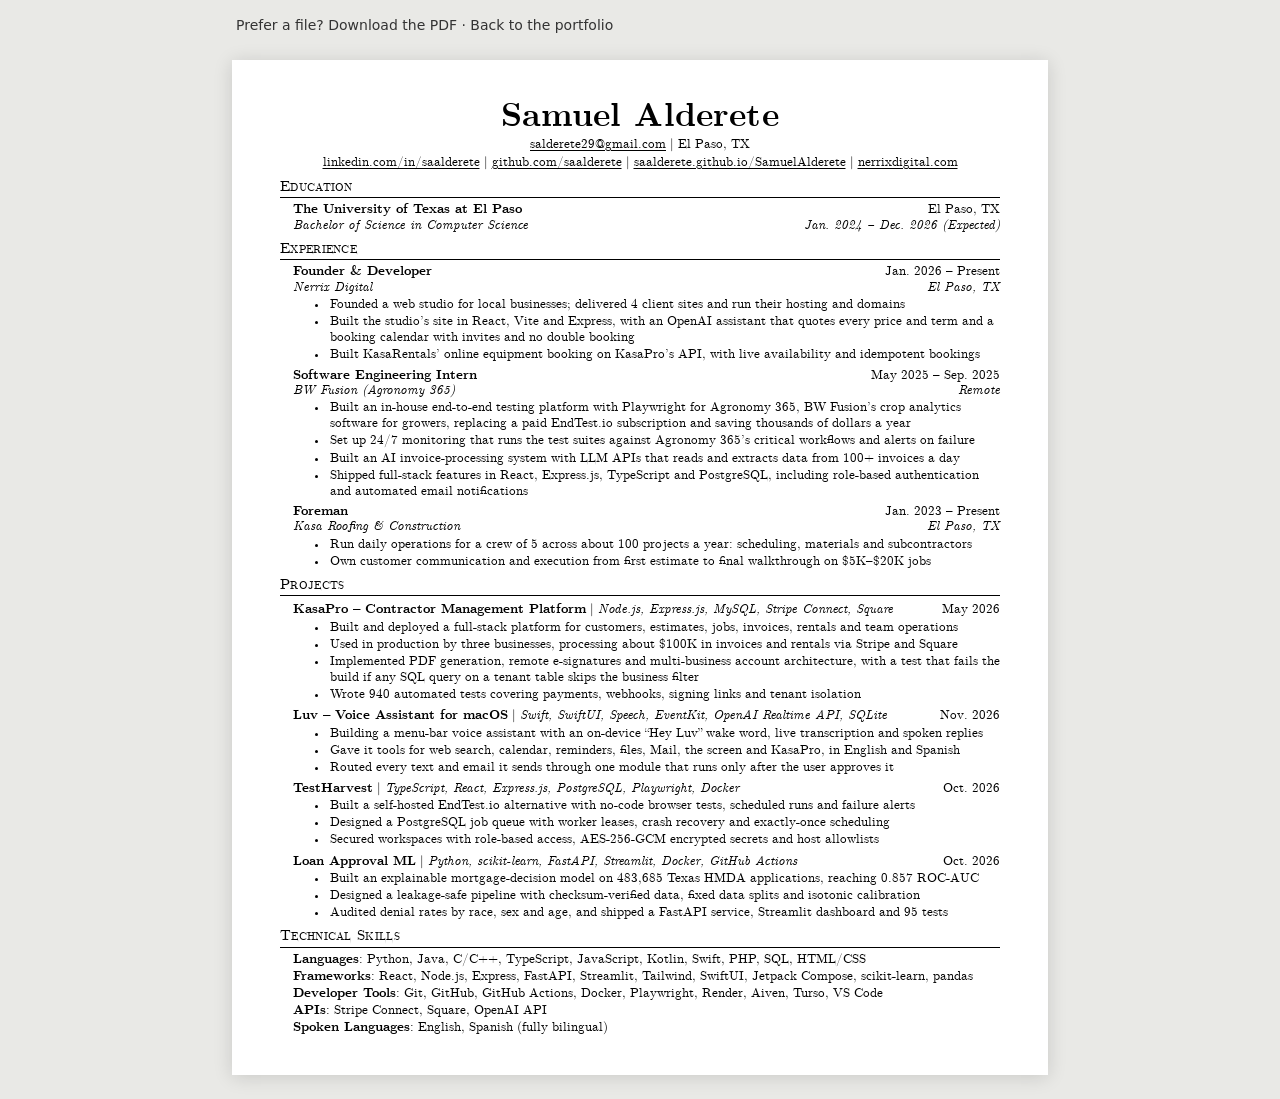
<file: resume.html>
<!doctype html>
<html lang="en">
<head>
<meta charset="utf-8">
<meta name="viewport" content="width=device-width, initial-scale=1">
<title>Samuel Alderete · Résumé</title>
<meta name="robots" content="noindex">
<style>
  /* Computer Modern Serif (SIL OFL), the typeface of the original LaTeX résumé */
  @font-face { font-family: "CMU Serif"; src: url("assets/fonts/cmu/cmunrm.woff") format("woff"); font-weight: 400; font-style: normal; }
  @font-face { font-family: "CMU Serif"; src: url("assets/fonts/cmu/cmunbx.woff") format("woff"); font-weight: 700; font-style: normal; }
  @font-face { font-family: "CMU Serif"; src: url("assets/fonts/cmu/cmunti.woff") format("woff"); font-weight: 400; font-style: italic; }
  @font-face { font-family: "CMU Serif"; src: url("assets/fonts/cmu/cmunbi.woff") format("woff"); font-weight: 700; font-style: italic; }

  @page { size: Letter; margin: 0.42in 0.5in 0.4in; }
  * { box-sizing: border-box; }
  html { -webkit-text-size-adjust: 100%; }
  body { margin: 0; background: #fff; color: #000; font: 400 10.1pt/1.2 "CMU Serif", "Latin Modern Roman", Georgia, serif; }
  .page { max-width: 7.5in; margin: 0 auto; }
  @media screen {
    body { background: #e9e9e6; }
    .page { background: #fff; padding: 0.42in 0.5in 0.4in; margin: 24px auto; max-width: 8.5in; box-shadow: 0 2px 18px rgba(0,0,0,.14); }
    .screen-note { max-width: 8.5in; margin: 16px auto 0; font: 14px/1.4 system-ui, sans-serif; color: #333; padding: 0 4px; }
    .screen-note a { color: inherit; }
  }
  @media print { .screen-note { display: none; } }
  @media screen and (max-width: 860px) { .page { padding: 24px 16px; margin: 0; box-shadow: none; } body { font-size: 15px; } }

  a { color: inherit; text-decoration: none; }
  header { text-align: center; }
  h1 { margin: 0; font-size: 25pt; font-weight: 700; line-height: 1.05; letter-spacing: 0.005em; }
  header p { margin: 2px 0 0; font-size: 10pt; }
  header a { text-decoration: underline; text-underline-offset: 1.5px; text-decoration-thickness: 0.5px; }
  .sep { padding: 0 4px; }
  /* the phone number is on the printed résumé only (see the script at the end) */
  .print-phone { display: none; }
  @media print { .print-phone:not(:empty) { display: inline; } }

  h2 { margin: 7px 0 3px; font-size: 11.6pt; font-weight: 400; font-variant: small-caps; letter-spacing: 0.02em; border-bottom: 0.6px solid #000; padding-bottom: 1px; }
  .entry { margin: 0 0 4px; padding-left: 0.14in; }
  .row { display: flex; justify-content: space-between; gap: 12px; align-items: baseline; }
  .row b { font-weight: 700; }
  .row i { font-style: italic; }
  .sub { font-size: 9.6pt; }
  ul { margin: 1px 0 0; padding-left: 0.36in; }
  li { margin: 0 0 1px; padding-left: 2px; }
  li::marker { font-size: 0.8em; }
  .proj .row { margin-top: 5px; }
  .skills { padding-left: 0.14in; margin: 0; }
  .skills p { margin: 0 0 1px; }
</style>
</head>
<body>
<p class="screen-note">Prefer a file? <a href="resume.pdf" target="_blank" rel="noopener" aria-describedby="newtab">Download the PDF</a> · <a href="./">Back to the portfolio</a></p>
<div class="page">
  <header>
    <h1>Samuel Alderete</h1>
    <p><span class="print-phone" id="phone"></span><a href="mailto:salderete29@gmail.com">salderete29@gmail.com</a><span class="sep">|</span>El Paso, TX</p>
    <p><a href="https://www.linkedin.com/in/saalderete/" target="_blank" rel="noopener" aria-describedby="newtab">linkedin.com/in/saalderete</a><span class="sep">|</span><a href="https://github.com/saalderete" target="_blank" rel="noopener" aria-describedby="newtab">github.com/saalderete</a><span class="sep">|</span><a href="https://saalderete.github.io/SamuelAlderete/">saalderete.github.io/SamuelAlderete</a><span class="sep">|</span><a href="https://nerrixdigital.com" target="_blank" rel="noopener" aria-describedby="newtab">nerrixdigital.com</a></p>
  </header>

  <h2>Education</h2>
  <div class="entry">
    <div class="row"><b>The University of Texas at El Paso</b><span>El Paso, TX</span></div>
    <div class="row sub"><i>Bachelor of Science in Computer Science</i><i>Jan. 2024 – Dec. 2026 (Expected)</i></div>
  </div>

  <h2>Experience</h2>
  <div class="entry">
    <div class="row"><b>Founder &amp; Developer</b><span>Jan. 2026 – Present</span></div>
    <div class="row sub"><i>Nerrix Digital</i><i>El Paso, TX</i></div>
    <ul>
      <li>Founded a web studio for local businesses; delivered 4 client sites and run their hosting and domains</li>
      <li>Built the studio’s site in React, Vite and Express, with an OpenAI assistant that quotes every price and term and a booking calendar with invites and no double booking</li>
      <li>Built KasaRentals’ online equipment booking on KasaPro’s API, with live availability and idempotent bookings</li>
    </ul>
  </div>
  <div class="entry">
    <div class="row"><b>Software Engineering Intern</b><span>May 2025 – Sep. 2025</span></div>
    <div class="row sub"><i>BW Fusion (Agronomy 365)</i><i>Remote</i></div>
    <ul>
      <li>Built an in-house end-to-end testing platform with Playwright for Agronomy 365, BW Fusion’s crop analytics software for growers, replacing a paid EndTest.io subscription and saving thousands of dollars a year</li>
      <li>Set up 24/7 monitoring that runs the test suites against Agronomy 365’s critical workflows and alerts on failure</li>
      <li>Built an AI invoice-processing system with LLM APIs that reads and extracts data from 100+ invoices a day</li>
      <li>Shipped full-stack features in React, Express.js, TypeScript and PostgreSQL, including role-based authentication and automated email notifications</li>
    </ul>
  </div>
  <div class="entry">
    <div class="row"><b>Foreman</b><span>Jan. 2023 – Present</span></div>
    <div class="row sub"><i>Kasa Roofing &amp; Construction</i><i>El Paso, TX</i></div>
    <ul>
      <li>Run daily operations for a crew of 5 across about 100 projects a year: scheduling, materials and subcontractors</li>
      <li>Own customer communication and execution from first estimate to final walkthrough on $5K–$20K jobs</li>
    </ul>
  </div>

  <h2>Projects</h2>
  <div class="entry proj">
    <div class="row"><span><b>KasaPro – Contractor Management Platform</b> | <i>Node.js, Express.js, MySQL, Stripe Connect, Square</i></span><span>May 2026</span></div>
    <ul>
      <li>Built and deployed a full-stack platform for customers, estimates, jobs, invoices, rentals and team operations</li>
      <li>Used in production by three businesses, processing about $100K in invoices and rentals via Stripe and Square</li>
      <li>Implemented PDF generation, remote e-signatures and multi-business account architecture, with a test that fails the build if any SQL query on a tenant table skips the business filter</li>
      <li>Wrote 940 automated tests covering payments, webhooks, signing links and tenant isolation</li>
    </ul>
  </div>
  <div class="entry proj">
    <div class="row"><span><b>Luv – Voice Assistant for macOS</b> | <i>Swift, SwiftUI, Speech, EventKit, OpenAI Realtime API, SQLite</i></span><span>Nov. 2026</span></div>
    <ul>
      <li>Building a menu-bar voice assistant with an on-device “Hey Luv” wake word, live transcription and spoken replies</li>
      <li>Gave it tools for web search, calendar, reminders, files, Mail, the screen and KasaPro, in English and Spanish</li>
      <li>Routed every text and email it sends through one module that runs only after the user approves it</li>
    </ul>
  </div>
  <div class="entry proj">
    <div class="row"><span><b>TestHarvest</b> | <i>TypeScript, React, Express.js, PostgreSQL, Playwright, Docker</i></span><span>Oct. 2026</span></div>
    <ul>
      <li>Built a self-hosted EndTest.io alternative with no-code browser tests, scheduled runs and failure alerts</li>
      <li>Designed a PostgreSQL job queue with worker leases, crash recovery and exactly-once scheduling</li>
      <li>Secured workspaces with role-based access, AES-256-GCM encrypted secrets and host allowlists</li>
    </ul>
  </div>
  <div class="entry proj">
    <div class="row"><span><b>Loan Approval ML</b> | <i>Python, scikit-learn, FastAPI, Streamlit, Docker, GitHub Actions</i></span><span>Oct. 2026</span></div>
    <ul>
      <li>Built an explainable mortgage-decision model on 483,685 Texas HMDA applications, reaching 0.857 ROC-AUC</li>
      <li>Designed a leakage-safe pipeline with checksum-verified data, fixed data splits and isotonic calibration</li>
      <li>Audited denial rates by race, sex and age, and shipped a FastAPI service, Streamlit dashboard and 95 tests</li>
    </ul>
  </div>

  <h2>Technical Skills</h2>
  <div class="skills">
    <p><b>Languages</b>: Python, Java, C/C++, TypeScript, JavaScript, Kotlin, Swift, PHP, SQL, HTML/CSS</p>
    <p><b>Frameworks</b>: React, Node.js, Express, FastAPI, Streamlit, Tailwind, SwiftUI, Jetpack Compose, scikit-learn, pandas</p>
    <p><b>Developer Tools</b>: Git, GitHub, GitHub Actions, Docker, Playwright, Render, Aiven, Turso, VS Code</p>
    <p><b>APIs</b>: Stripe Connect, Square, OpenAI API</p>
    <p><b>Spoken Languages</b>: English, Spanish (fully bilingual)</p>
  </div>
</div>
<script>
  // The phone number is on the printed résumé only, never in this page: to print the PDF, open
  // resume.html?phone=YOUR-NUMBER and print. The number shows in print alone, so a link carrying
  // some other number can't put it in front of anyone reading the page.
  (function () {
    var n = new URLSearchParams(location.search).get("phone");
    if (!n || !/^[0-9+().\- ]{7,20}$/.test(n)) return;
    var slot = document.getElementById("phone"), sep = document.createElement("span");
    sep.className = "sep";
    sep.textContent = "|";
    slot.textContent = n;
    slot.appendChild(sep);
  })();
</script>
<span id="newtab" hidden>Opens in a new tab</span>
</body>
</html>
</file>
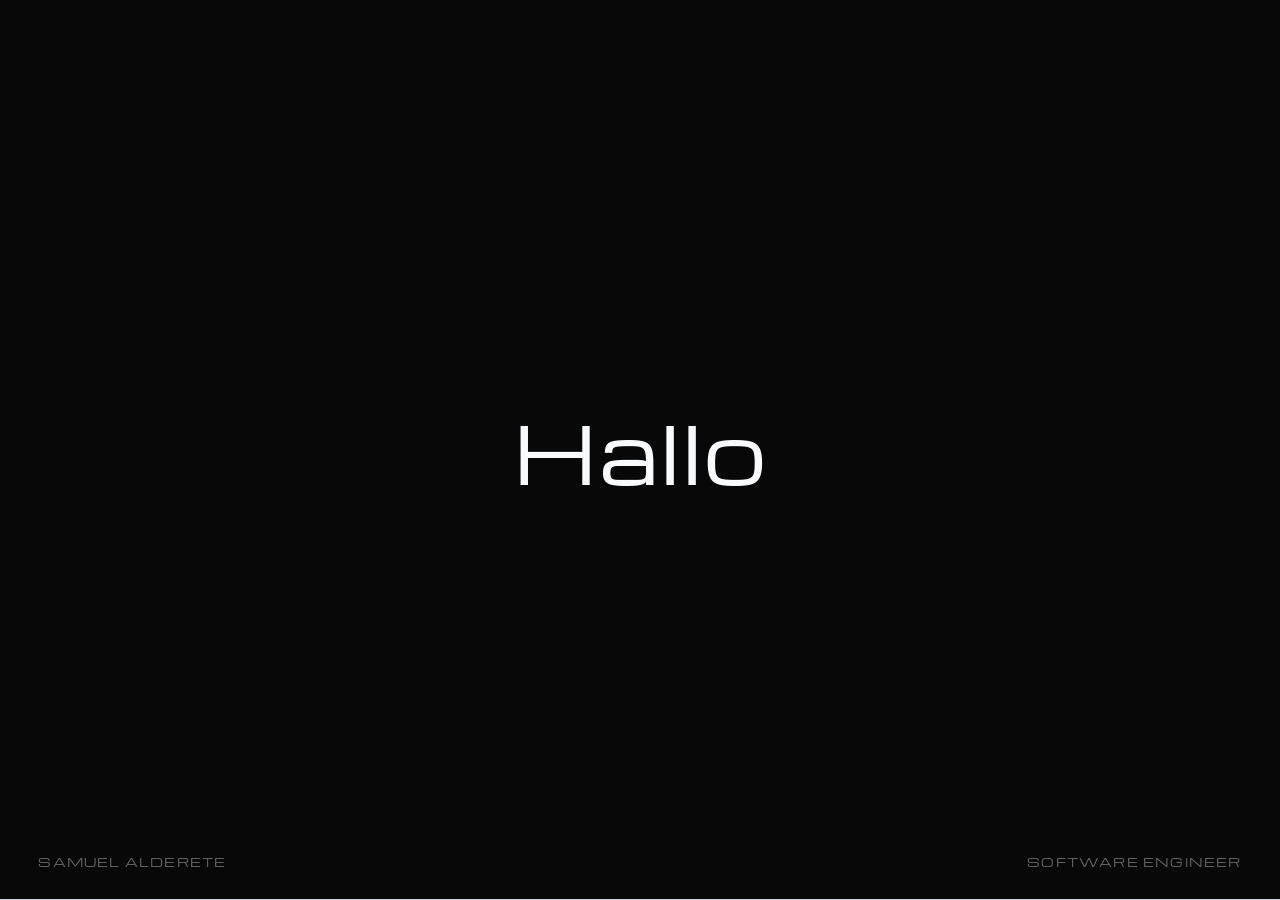
<file: studio/app/os/dev.html>
<!doctype html>
<html lang="en">
<head>
<meta charset="utf-8">
<meta name="viewport" content="width=device-width, initial-scale=1, viewport-fit=cover">
<title>The screen, on its own (test harness)</title>
<link rel="stylesheet" href="../tokens.css">
<style>
  html, body { height: 100%; margin: 0; background: #000; }
  #os { position: absolute; inset: 0; }
  #out { position: fixed; left: 12px; bottom: 12px; z-index: 99; padding: 8px 12px; background: #f8fafc; color: #080808; font: 13px/1.3 system-ui, sans-serif; }
</style>
</head>
<body>
<!-- The mini-OS without the room, for building and testing it.
     ?t=3.5      a still frame t seconds after start-up (nothing animates)
     ?app=paint  open a program once the desktop is up (&arg=kasapro for the inventory)
     ?instant=1  skip the start-up
     ?room=1     stay inactive, as the screen is while the visitor stands in the room
     ?mini=1     draw it small and tilted through a 3D transform, as the room does -->
<div id="os"></div>
<script type="module">
  import { createOS } from "./os.js";
  import { audio } from "../audio.js";

  const q = new URLSearchParams(location.search);
  const frozen = q.has("t") ? Number(q.get("t")) : null;
  const host = {
    exit() {
      window.__exits = (window.__exits || 0) + 1;
      let n = document.getElementById("out");
      if (!n) { n = document.createElement("div"); n.id = "out"; document.body.append(n); }
      n.textContent = "host.exit() was called: here the camera would fly back to the room.";
    },
    frozen,
    reducedMotion: q.has("calm") || matchMedia("(prefers-reduced-motion: reduce)").matches,
    site: "../../../",
    assets: "../../../assets/",
  };
  if (q.has("mini")) {
    const el = document.getElementById("os");
    el.style.transformOrigin = "0 0";
    el.style.transform = "matrix3d(0.26, 0.012, 0, 0.00006, -0.01, 0.25, 0, -0.00002, 0, 0, 1, 0, 620, 300, 0, 1)";
    document.body.style.background = "#1b1612";
  }
  const os = createOS({ root: document.getElementById("os"), host });
  window.os = os; window.audio = audio;
  os.on("tint", (t) => { window.__tint = t; });
  os.on("ready", () => { window.__ready = true; });

  if (frozen != null) await os.freeze(frozen);
  else await os.boot({ instant: q.has("instant") });
  if (!q.has("room")) os.setActive(true);
  if (q.has("app")) os.open(q.get("app"), q.get("arg") ?? undefined);
  window.__up = true;
</script>
</body>
</html>
</file>
<file: styles.css>
/* Samuel Alderete · portfolio. The page is a well-run bilingual aisle:
   a pinned directory, an overhead sign per aisle, shelf tags, price labels. */

/* Michroma (display) and Inter (text), both SIL OFL 1.1, latin subsets, self-hosted. Michroma comes in one
   weight, so every display rule asks for 400 and nothing is ever synthesised bold. */
@font-face {
  font-family: "Michroma";
  src: url("assets/fonts/michroma-latin.woff2") format("woff2");
  font-weight: 400;
  font-style: normal;
  font-display: swap;
}
@font-face {
  font-family: "Inter";
  src: url("assets/fonts/inter-latin.woff2") format("woff2");
  font-weight: 400 800;
  font-style: normal;
  font-display: swap;
}

:root {
  /* Chrome, from the Nerrix design library (dopely-fashion-brand-08): Future Black, Graphite Gray,
     Chrome Silver and Frost White, and no hue at all. By day the type is Future Black on Frost White
     with a quarter of the silver in it, so the white work light still shows. */
  --ground: #edf1f5;
  --panel: #ffffff;                   /* the highlight under the item you reach for */
  --ink: #080808;
  --muted: #4b5563;
  --unlit: #7e8895;                   /* a sign's number before its aisle lights (large type only): Graphite with 40% Silver */
  --rule: #cbd5e1;
  --rule-strong: #4b5563;
  --accent: #080808;
  --accent-ink: #f8fafc;
  --sign-ink: #080808;
  --sign-muted: #4b5563;
  --shadow: 0 1px 2px rgba(8, 8, 8, 0.06), 0 12px 28px -14px rgba(8, 8, 8, 0.24);
  --lamp: rgba(255, 255, 255, 0.9);   /* the work light on the frost ground */
  --ripple-lit: rgba(255, 255, 255, 0.9);  /* a floor ripple where it faces the work light */
  --ripple-shade: rgba(8, 8, 8, 0.18);     /* and where it faces away */

  --sans: "Inter", ui-sans-serif, system-ui, -apple-system, "Segoe UI", sans-serif;
  --display: "Michroma", ui-sans-serif, system-ui, sans-serif;
  --gutter: clamp(16px, 4vw, 48px);
  --ease-out: cubic-bezier(0.23, 1, 0.32, 1);
  --ease-in-out: cubic-bezier(0.77, 0, 0.175, 1);
  /* the loading screen: Future Black with Frost White lettering, by day and at night */
  --shutter: #080808;
  --shutter-ink: #f8fafc;
  --shutter-muted: #cbd5e1;

  --t-body: 1.0625rem;      /* 17px */
  --t-small: 0.875rem;      /* 14px */
  --t-tiny: 0.8125rem;      /* 13px */
  --t-lead: 1.25rem;
  --t-sign: clamp(1.25rem, 0.95rem + 1.1vw, 1.9rem);
  --t-name: clamp(2.1rem, 1.5rem + 2.2vw, 3.3rem);

  color-scheme: light;
}

@media (prefers-color-scheme: dark) {
  :root {
    /* Chrome at night, as the library draws it: Frost White on Future Black, with Chrome Silver for
       primary and selected */
    --ground: #080808;
    --panel: rgba(31, 35, 40, 0.62); /* Future Black with 35% Graphite, at 62% */
    --ink: #f8fafc;
    --muted: #a7b1be;                 /* Chrome Silver with 28% Graphite */
    --unlit: #636465;                 /* Future Black with 38% Frost White */
    --rule: #393d41;
    --rule-strong: #636465;
    --accent: #cbd5e1;
    --accent-ink: #080808;
    --sign-ink: #f8fafc;
    --sign-muted: #a7b1be;
    --shadow: inset 0 1px 0 rgba(203, 213, 225, 0.1), 0 12px 28px -14px rgba(0, 0, 0, 0.8);
    --lamp: rgba(203, 213, 225, 0.1);  /* a cold shop light at night */
    --ripple-lit: rgba(203, 213, 225, 0.4);
    --ripple-shade: rgba(8, 8, 8, 0.55);
    color-scheme: dark;
  }
}

*, *::before, *::after { box-sizing: border-box; }
html { -webkit-text-size-adjust: 100%; -webkit-tap-highlight-color: transparent; scroll-behavior: smooth; }
@media (prefers-reduced-motion: reduce) { html { scroll-behavior: auto; } }
body {
  margin: 0;
  background: var(--ground);
  color: var(--ink);
  font: 400 var(--t-body)/1.6 var(--sans);
  font-variant-numeric: tabular-nums;
  text-rendering: optimizeLegibility;
}
::selection { background: var(--accent); color: var(--accent-ink); }
img { display: block; max-width: 100%; height: auto; }
a { color: inherit; text-decoration-thickness: 1px; text-underline-offset: 0.22em; }
:focus-visible { outline: 2px solid var(--ink); outline-offset: 3px; border-radius: 2px; }
html { scrollbar-color: var(--muted) var(--ground); }
.vh { position: absolute; width: 1px; height: 1px; overflow: hidden; clip: rect(0 0 0 0); white-space: nowrap; }
.skip { position: absolute; left: 12px; top: -60px; z-index: 20; background: var(--accent); color: var(--accent-ink); padding: 10px 14px; font-weight: 700; text-decoration: none; }
.skip:focus { top: 12px; }
.icon { width: 18px; height: 18px; flex: none; }

/* ---------- layout ---------- */
.store {
  max-width: 1320px;
  margin: 0 auto;
  padding: 0 var(--gutter);
  display: grid;
  grid-template-columns: minmax(300px, 0.82fr) 1.18fr;
  gap: clamp(32px, 5vw, 88px);
}
@media (max-width: 1023px) { .store { display: block; } }

/* ---------- the directory (pinned left) ---------- */
.directory {
  position: sticky; top: 0;
  height: 100svh;
  display: flex; flex-direction: column;
  padding: clamp(40px, 8vh, 88px) 0 40px;
}
@media (max-width: 1023px) { .directory { position: static; height: auto; padding: 40px 0 8px; } }

.name {
  margin: 0;
  font-family: var(--display);
  font-size: var(--t-name);
  font-weight: 400;
  line-height: 0.95;
  letter-spacing: 0;
}
.role { margin: 14px 0 0; font-size: var(--t-lead); font-weight: 600; }
.line { margin: 10px 0 0; max-width: 34ch; color: var(--muted); }

/* the aisle list: numbers and names rest unlit, and the aisle you're in lights up */
.aisles { margin: clamp(28px, 6vh, 64px) 0 0; padding: 0; list-style: none; }
.aisles a {
  display: grid; grid-template-columns: 2.5rem 1fr; align-items: baseline; gap: 10px;
  padding: 8px 0; text-decoration: none; color: var(--muted);
}
.aisle-no {
  color: var(--muted);              /* part of the link's text, so it keeps full text contrast */
  font-family: var(--display); font-weight: 400; font-size: 1.125rem; line-height: 1;
  transition: color 200ms var(--ease-out);
}
.aisle-label { display: flex; flex-direction: column; line-height: 1.2; }
.aisle-label b { font-family: var(--display); font-weight: 400; font-size: 0.95rem; color: var(--muted); transition: color 200ms var(--ease-out); }
.aisle-label span { font-size: var(--t-tiny); }
.aisles a[aria-current="true"] .aisle-no, .aisles a[aria-current="true"] .aisle-label b { color: var(--ink); }
@media (hover: hover) and (pointer: fine) {
  .aisles a:hover .aisle-no, .aisles a:hover .aisle-label b { color: var(--ink); }
}

.links { margin-top: auto; padding-top: 28px; display: flex; flex-wrap: wrap; gap: 8px; }
@media (max-width: 1023px) { .links { margin-top: 22px; } }
.links a {
  display: inline-flex; align-items: center; gap: 8px;
  padding: 9px 12px; border: 1px solid var(--rule-strong); text-decoration: none;
  font-size: var(--t-small); font-weight: 600;
  transition: transform 160ms var(--ease-out), background-color 160ms var(--ease-out);
}
.links a.primary { background: var(--accent); border-color: var(--accent); color: var(--accent-ink); }
.links a:active { transform: scale(0.97); }
@media (hover: hover) and (pointer: fine) {
  .links a:not(.primary):hover { background: var(--ink); color: var(--ground); }
}
.fine { margin: 16px 0 0; font-size: var(--t-tiny); color: var(--muted); }

/* ---------- aisles (right) ---------- */
.floor { padding: clamp(40px, 8vh, 88px) 0 0; min-width: 0; }
.aisle { scroll-margin-top: 16px; padding-bottom: clamp(64px, 10vh, 112px); }

/* the overhead aisle sign: the number, the English name and the Spanish after it, over one hairline.
   The number rests unlit; when you reach its aisle it lights (flickering the first time, like a tube)
   and the hairline under the sign lights with it. */
.sign {
  display: flex; align-items: baseline; gap: 18px;
  margin: 0 0 32px; padding: 0 0 16px;
  border-bottom: 1px solid var(--rule);
  color: var(--sign-ink);
  transition: border-color 240ms var(--ease-out);
}
.sign-no {
  flex: none; color: var(--unlit);
  font-family: var(--display); font-weight: 400; font-size: var(--t-sign); line-height: 1;
  transition: color 240ms var(--ease-out);
}
.sign h2, .sign-h { margin: 0; font-size: var(--t-sign); line-height: 1; display: flex; flex-wrap: wrap; align-items: baseline; column-gap: 14px; row-gap: 4px; }
.sign h2 b, .sign-h b { font-family: var(--display); font-size: var(--t-sign); font-weight: 400; letter-spacing: 0; }
.sign h2 span, .sign-h span { font-family: var(--sans); font-size: 0.875rem; font-weight: 500; text-transform: uppercase; letter-spacing: 0.14em; color: var(--sign-muted); }
.aisle.is-here .sign, .article .sign { border-bottom-color: var(--accent); }
.aisle.is-here .sign-no, .article .sign-no { color: var(--ink); }
.aisle.lit .sign-no { animation: flicker 300ms steps(1, end) 1; }
@keyframes flicker { 0% { opacity: 1; } 18% { opacity: 0.55; } 30% { opacity: 1; } 52% { opacity: 0.8; } 64% { opacity: 1; } }
@media (prefers-reduced-motion: reduce) { .aisle.lit .sign-no { animation: none; } .sign, .sign-no { transition: none; } }
@media (max-width: 1023px) {
  .sign { position: sticky; top: 0; z-index: 3; margin-left: calc(var(--gutter) * -1); margin-right: calc(var(--gutter) * -1); padding: 14px var(--gutter); background: var(--ground); }
}

.prose p { margin: 0 0 18px; max-width: 64ch; color: var(--muted); }
.prose p.lead { font-size: var(--t-lead); line-height: 1.5; color: var(--ink); }
.prose a { font-weight: 600; color: var(--ink); }

/* the price channel: four figures hung from one shelf edge, with nothing boxed around them */
.channel {
  margin: 40px 0 0; padding: 20px 0 0; list-style: none;
  display: grid; grid-template-columns: repeat(4, 1fr); gap: 22px 24px;
  border-top: 1px solid var(--rule);
}
.price {
  display: block; margin: 0 0 8px; white-space: nowrap;
  font-family: var(--display); font-weight: 400; font-size: clamp(1.1rem, 0.9rem + 0.7vw, 1.45rem); line-height: 1.05;
}
.channel p { margin: 0; font-size: var(--t-small); line-height: 1.4; color: var(--muted); }
@media (max-width: 640px) { .channel { grid-template-columns: 1fr 1fr; } }

/* ---------- shelf tags (experience) ---------- */
.tags-list { margin: 0; padding: 0; list-style: none; display: grid; gap: 44px; }
.tag {
  position: relative; isolation: isolate;
  display: grid; grid-template-columns: 128px 1fr; gap: 6px 24px;
  color: inherit; text-decoration: none;
  transition: transform 160ms var(--ease-out);
}
a.tag:active { transform: scale(0.995); }
@media (hover: hover) and (pointer: fine) { a.tag:hover .go { transform: translate(2px, -2px); } }
.when { font-size: var(--t-tiny); font-weight: 600; color: var(--muted); text-transform: uppercase; letter-spacing: 0.06em; line-height: 1.5; padding-top: 3px; }
.tag h3 { margin: 0; font-size: 1.1875rem; line-height: 1.3; font-weight: 700; }
.tag h3 .at { font-weight: 500; color: var(--muted); }
.go { display: inline-block; width: 14px; height: 14px; margin-left: 4px; vertical-align: 1px; transition: transform 160ms var(--ease-out); }
.tag p { margin: 6px 0 0; color: var(--muted); max-width: 62ch; }
.tag .body { min-width: 0; }
@media (max-width: 640px) { .tag { grid-template-columns: 1fr; } }

.sku { margin: 14px 0 0; padding: 0; list-style: none; display: flex; flex-wrap: wrap; gap: 6px; }
.sku li { font-size: var(--t-tiny); font-weight: 600; padding: 3px 8px; border: 1px solid var(--rule); color: var(--ink); background: var(--ground); }

/* was / now: the paid subscription struck through, then what replaced it */
.tag p.was { display: flex; flex-wrap: wrap; align-items: baseline; gap: 2px 10px; margin: 14px 0 0; font-size: var(--t-small); font-weight: 600; color: var(--muted); }
.was s { font-weight: 500; text-decoration-thickness: 1px; }
.was b { font-family: var(--display); font-weight: 400; font-size: 0.95rem; color: var(--ink); }

.more-link { display: inline-flex; align-items: center; gap: 6px; margin-top: 28px; font-weight: 700; text-decoration: none; border-bottom: 2px solid var(--accent); padding-bottom: 2px; transition: border-color 160ms var(--ease-out); }
@media (hover: hover) and (pointer: fine) { .more-link:hover { border-bottom-color: var(--ink); } .more-link:hover .go { transform: translate(2px, -2px); } }

/* ---------- products (projects) ---------- */
.products { margin: 0; padding: 0; list-style: none; display: grid; gap: 48px; }
.product {
  position: relative; isolation: isolate;
  display: grid; grid-template-columns: 1fr; gap: 18px;
  color: inherit; text-decoration: none;
  transition: transform 160ms var(--ease-out);
}
@media (hover: hover) and (pointer: fine) { .products > li:hover a.product .go { transform: translate(2px, -2px); } }
a.product:active { transform: scale(0.995); }
/* the picture leads each product, full width at 16:9: a screenshot, or a short muted loop of the real thing */
.product img, .product video { display: block; width: 100%; height: auto; aspect-ratio: 16 / 9; object-fit: cover; object-position: top left; border: 1px solid var(--rule); background: var(--ground); }
/* the pause/play control a loop carries (site.js adds it): over the picture's top right corner but outside the
   card's link, so pressing it never follows the link; always there, so any loop can be stopped */
.products > li { position: relative; }
.vid-toggle {
  position: absolute; top: 10px; right: 10px; z-index: 2;
  display: grid; place-items: center; width: 36px; height: 36px; padding: 0;
  background: color-mix(in srgb, var(--shutter) 72%, transparent); color: var(--shutter-ink);
  border: 1px solid color-mix(in srgb, var(--shutter-ink) 35%, transparent); cursor: pointer;
  opacity: 0.8; transition: opacity 160ms var(--ease-out), transform 160ms var(--ease-out);
}
.vid-toggle svg { width: 14px; height: 14px; }
.vid-toggle:active { transform: scale(0.94); }
.vid-toggle:focus-visible { opacity: 1; }
@media (hover: hover) and (pointer: fine) { .products > li:hover .vid-toggle { opacity: 1; } }
@media (pointer: coarse) { .vid-toggle { width: 44px; height: 44px; } }
.product h3 { margin: 0; font-size: 1.1875rem; font-weight: 700; line-height: 1.3; }
.product h3 .at { font-weight: 500; color: var(--muted); }
.product p { margin: 6px 0 0; color: var(--muted); }
.spec { margin: 14px 0 0; display: grid; grid-template-columns: 7.5rem 1fr; border-top: 1px solid var(--rule-strong); font-size: var(--t-small); }
.spec dt, .spec dd { margin: 0; padding: 6px 0; border-bottom: 1px solid var(--rule); }
.spec dt { font-weight: 700; text-transform: uppercase; letter-spacing: 0.06em; font-size: var(--t-tiny); padding-right: 18px; color: var(--muted); padding-top: 7px; }
.spec dd { font-weight: 600; }
.note { font-size: var(--t-tiny); color: var(--muted); margin-top: 10px; }
@media (max-width: 720px) { .product { gap: 14px; } }

.bin { margin: 20px 0 0; padding: 0; list-style: none; }
.bin a, .bin div.row {
  position: relative; isolation: isolate;
  display: grid; grid-template-columns: 1fr auto; gap: 4px 16px; align-items: baseline;
  padding: 12px 0; text-decoration: none;
}
.bin b { font-weight: 700; }
.bin span { color: var(--muted); font-size: var(--t-small); }
.bin em { font-style: normal; font-size: var(--t-tiny); font-weight: 600; color: var(--muted); text-transform: uppercase; letter-spacing: 0.06em; grid-column: 2; grid-row: 1; }
@media (hover: hover) and (pointer: fine) { .bin a:hover b { text-decoration: underline; text-underline-offset: 0.2em; } }
.bin-h { margin: 52px 0 0; font-family: var(--display); font-size: 1.15rem; font-weight: 400; }

/* ---------- checkout ---------- */
.checkout p { max-width: 52ch; }
.till { display: flex; flex-wrap: wrap; gap: 10px; margin-top: 22px; }
.till a { display: inline-flex; align-items: center; gap: 10px; padding: 14px 18px; font-weight: 700; text-decoration: none; border: 1px solid var(--rule-strong); transition: transform 160ms var(--ease-out), background-color 160ms var(--ease-out); }
.till a.primary { background: var(--accent); border-color: var(--accent); color: var(--accent-ink); }
.till a:active { transform: scale(0.97); }
@media (hover: hover) and (pointer: fine) { .till a:not(.primary):hover { background: var(--ink); color: var(--ground); } }
.receipt { margin-top: 64px; padding-top: 18px; border-top: 1px dashed var(--rule-strong); font-size: var(--t-tiny); color: var(--muted); display: flex; flex-wrap: wrap; justify-content: space-between; gap: 8px 24px; padding-bottom: 48px; }

/* ---------- article pages ---------- */
.article { max-width: 760px; margin: 0 auto; padding: 0 var(--gutter) 80px; }
.article-top { display: flex; justify-content: space-between; align-items: center; gap: 16px; padding: 22px 0; border-bottom: 1px solid var(--rule); }
.article-top a { font-weight: 700; text-decoration: none; display: inline-flex; gap: 8px; align-items: center; }
/* an article's sign names the aisle you're in, so it is always lit and never sticky */
.article .sign { position: static; margin: 40px 0 32px; padding: 0 0 16px; background: none; }
.article p { max-width: 68ch; }
.article p { margin: 0 0 18px; }
.article .end { margin-top: 48px; padding-top: 18px; border-top: 1px dashed var(--rule-strong); color: var(--muted); font-size: var(--t-small); }
.article table { width: 100%; border-collapse: collapse; font-size: var(--t-small); border-top: 1px solid var(--rule-strong); }
.article caption { caption-side: bottom; text-align: left; padding-top: 8px; color: var(--muted); font-size: var(--t-tiny); }
.article th, .article td { text-align: left; padding: 9px 12px; border-bottom: 1px solid var(--rule); vertical-align: baseline; }
.article thead th { font-size: var(--t-tiny); text-transform: uppercase; letter-spacing: 0.06em; color: var(--muted); }
.article tbody th { font-weight: 600; }
.article .end a, .article p a { font-weight: 600; }

/* short laptop screens: keep the whole directory reachable while pinned */
@media (min-width: 1024px) and (max-height: 820px) {
  .directory { overflow-y: auto; padding-top: 32px; padding-bottom: 24px; scrollbar-width: thin; }
  .name { font-size: clamp(1.9rem, 1.3rem + 1.8vw, 2.8rem); }
  .aisles { margin-top: 22px; }
  .aisles a { padding: 5px 0; }
  .links { padding-top: 18px; }
}

/* phone and tablet: the directory becomes one wrapping row of aisles */
@media (max-width: 1023px) {
  html { scroll-padding-top: 76px; }
  .aisles { display: flex; flex-wrap: wrap; gap: 0 20px; margin: 18px 0 0; }
  .aisles a { display: inline-flex; align-items: center; gap: 8px; padding: 0; min-height: 44px; }
  .aisles .aisle-no { font-size: 1rem; }
  .aisles .aisle-label span { display: none; }
  .aisles .aisle-label b { font-size: 0.8125rem; }
}

/* phones: the date sits under the title, never above it as a kicker */
@media (max-width: 640px) { .tag .when { order: 1; padding-top: 0; margin-top: 12px; } .tag { display: flex; flex-direction: column; } }

/* ---------- the highlight panel ----------
   Shelf items sit on the page with no card around them. When you reach for one (a fine pointer over it,
   or keyboard focus on its link), a soft panel comes up underneath and the rest of its shelf steps back
   (shelf focus, below). The panel is the item's own pseudo-element, behind its content and a little
   wider than it, and it only ever fades in and out. */
.tag::before, .product::before, .bin a::before, .bin .row::before {
  content: ""; position: absolute; z-index: -1;
  inset: -16px clamp(-24px, calc(var(--gutter) * -0.75), -12px);
  border-radius: 6px;
  background: var(--panel); box-shadow: var(--shadow);
  opacity: 0; transition: opacity 200ms var(--ease-out);
}
.bin a::before, .bin .row::before { inset: 0 clamp(-16px, calc(var(--gutter) * -0.75), -12px); }
@media (hover: hover) and (pointer: fine) {
  .tag:hover::before, .products > li:hover .product::before, .bin a:hover::before, .bin .row:hover::before { opacity: 1; }
}
/* the keyboard gets the same panel, ringed so the focus is plain to see */
a.tag:focus-visible, a.product:focus-visible, .bin a:focus-visible { outline: none; }
a.tag:focus-visible::before, a.product:focus-visible::before, .bin a:focus-visible::before { opacity: 1; box-shadow: var(--shadow), 0 0 0 2px var(--ink); }
a.tag:focus-visible .go, a.product:focus-visible .go { transform: translate(2px, -2px); }

/* ---------- the work light ----------
   A soft lamp that follows a mouse or trackpad along the aisle floor, under the shelves (site.js moves it
   with transform only). Off on touch screens and under reduced motion; it fades out when the pointer leaves. */
.store, .article { position: relative; z-index: 1; }
.worklight {
  position: fixed; left: 0; top: 0; z-index: 0;
  width: 900px; height: 900px; pointer-events: none;
  background: radial-gradient(closest-side, var(--lamp), color-mix(in srgb, var(--lamp) 35%, transparent) 55%, transparent);
  opacity: 0; transition: opacity 500ms var(--ease-out); will-change: transform;
}
.worklight.on { opacity: 1; }
@media (prefers-reduced-motion: reduce) { .worklight { display: none; } }

/* ---------- the floor ripples ----------
   The aisle floor is a still sheet the work light rakes: a mouse or trackpad leaves a wake, and a click on the
   floor drops a ring (site.js draws them on a WebGL canvas, just over the work light and under the shelves).
   The canvas only shows while there are ripples, and never under reduced motion, forced colours or print. */
.ripples {
  position: fixed; left: 0; top: 0; z-index: 0;
  width: 100%; height: 100%; pointer-events: none; visibility: hidden;
}
.ripples.on { visibility: visible; }
@media (prefers-reduced-motion: reduce), (forced-colors: active), print { .ripples { display: none; } }

/* ---------- the progress line ----------
   A 2px accent line along the top edge that fills as you go down the page, so you always know how far along
   the aisle you are. The browser drives it from the scroll position where it can (a scroll-driven animation,
   off the main thread); site.js does it otherwise, by transform only. It sits under the shutter, and stays
   empty on a page that doesn't scroll. */
.progress {
  position: fixed; top: 0; left: 0; right: 0; z-index: 50; height: 2px;
  background: var(--accent); transform-origin: 0 50%; transform: scaleX(0);
  pointer-events: none;
}
@supports (animation-timeline: scroll()) {
  .progress { animation: progress-fill linear both; animation-timeline: scroll(root block); }
  @keyframes progress-fill { from { transform: scaleX(0); } to { transform: scaleX(1); } }
}

/* ---------- shelf focus ----------
   The item you're on comes forward and the rest of that shelf steps back, for the pointer and for the
   keyboard. The panel above shows which one you're on; this quiets its neighbours. */
.tags-list > li, .products > li, .bin > li, .inventory tbody > tr { transition: opacity 220ms var(--ease-out); }
@media (hover: hover) and (pointer: fine) {
  .tags-list:has(> li:hover) > li:not(:hover),
  .products:has(> li:hover) > li:not(:hover),
  .bin:has(> li:hover) > li:not(:hover),
  .inventory tbody:has(> tr:hover) > tr:not(:hover) { opacity: 0.5; }
  .products > li:hover .product :is(img, video) { border-color: var(--rule-strong); }
}
.tags-list:has(:focus-visible) > li:not(:focus-within),
.products:has(:focus-visible) > li:not(:focus-within),
.bin:has(:focus-visible) > li:not(:focus-within),
.inventory tbody:has(:focus-visible) > tr:not(:focus-within) { opacity: 0.5; }
.product :is(img, video) { transition: border-color 160ms var(--ease-out); }

/* ---------- the inventory (everything on one list) ---------- */
.inventory-page { max-width: 1080px; }
.inventory-page .lead { font-size: var(--t-lead); line-height: 1.5; max-width: 60ch; margin: 0 0 28px; }
/* the table runs 12px wider than the column on each side, so its text lines up with the page and a
   highlighted row has room to breathe */
.inventory-wrap { overflow-x: auto; margin: 0 -12px; }
.inventory { width: 100%; border-collapse: collapse; font-size: var(--t-small); }
.inventory caption { caption-side: bottom; text-align: left; padding: 10px 12px 0; color: var(--muted); font-size: var(--t-tiny); }
.inventory th, .inventory td { text-align: left; vertical-align: top; padding: 14px 14px 14px 0; border-bottom: 1px solid var(--rule); transition: background-color 200ms var(--ease-out); }
.inventory th:first-child, .inventory td:first-child { padding-left: 12px; }
.inventory th:last-child, .inventory td:last-child { padding-right: 12px; }
.inventory thead th { padding-top: 0; padding-bottom: 10px; border-bottom-color: var(--rule-strong); font-size: var(--t-tiny); font-weight: 700; text-transform: uppercase; letter-spacing: 0.06em; color: var(--muted); }
.inventory tbody th { font-weight: 400; min-width: 16rem; }
.inventory tbody th b { display: block; font-size: 1.0625rem; font-weight: 700; color: var(--ink); }
.inventory tbody th span { display: block; margin-top: 2px; color: var(--muted); }
.inventory td.at { white-space: nowrap; font-weight: 600; }
.inventory .sku { margin: 0; }
.inventory .sku li { background: var(--ground); }
.inventory td.link { white-space: nowrap; }
.inventory td.link a { font-weight: 700; text-decoration: none; border-bottom: 2px solid var(--accent); padding-bottom: 1px; transition: border-color 160ms var(--ease-out); }
.inventory td.link a .go { transition: transform 160ms var(--ease-out); }
.inventory td.link em { font-style: normal; color: var(--muted); }
@media (hover: hover) and (pointer: fine) {
  .inventory tbody tr:hover > * { background: var(--panel); }
  .inventory td.link a:hover { border-bottom-color: var(--ink); }
  .inventory td.link a:hover .go { transform: translate(2px, -2px); }
}
@media (max-width: 860px) {
  /* phones: each row becomes a shelf tag */
  .inventory, .inventory tbody, .inventory tr, .inventory th, .inventory td { display: block; }
  .inventory thead { display: none; }
  .inventory caption { display: block; padding: 12px 12px 0; }
  .inventory tbody tr { padding: 14px 12px; border-bottom: 1px solid var(--rule); }
  .inventory th, .inventory td, .inventory th:first-child, .inventory td:first-child, .inventory th:last-child, .inventory td:last-child { padding: 0; border: 0; min-width: 0; }
  .inventory td { margin-top: 10px; }
  .inventory td.at::before, .inventory td.link::before { content: attr(data-label) ": "; color: var(--muted); font-weight: 600; text-transform: uppercase; letter-spacing: 0.06em; font-size: var(--t-tiny); }
  .inventory td.at { white-space: normal; }
}

/* ---------- the shutter: the store opens on a first visit and on every refresh ----------
   A plain screen in Future Black. "Hello" holds a beat, then eleven more
   languages speed past until the shutter shows the store's own sign (Open, with Abierto after it). Once the
   page has loaded, the shutter fades away while the page drifts up into place underneath, and the sign of
   the aisle you're in flickers on. The <head> script shows it on the first visit of a session and on every
   refresh, never for a link straight to a section and never under reduced motion. */
.shutter { display: none; }
html.opening { overflow: hidden; }
html.opening .shutter {
  display: block; position: fixed; inset: 0; z-index: 60;
  transition: opacity 700ms cubic-bezier(0.4, 0, 0.2, 1);
}
.shutter-door {
  position: absolute; inset: 0;
  display: grid; place-items: center;
  background-color: var(--shutter); color: var(--shutter-ink);
}
html.opening.opened .shutter { opacity: 0; pointer-events: none; }
/* as the shutter fades, the page drifts up 40px into place. It sits in place while the page loads, so a
   refresh on a #section address lands on that section's sign exactly */
html.opening.opened .store { animation: drift-in 900ms var(--ease-out) 60ms both; }
@keyframes drift-in { from { transform: translateY(40px); } to { transform: none; } }

.shutter-words { margin: 0; display: grid; place-items: center; }
.shutter-words > span {
  grid-area: 1 / 1; opacity: 0;
  display: flex; align-items: baseline; gap: 18px; white-space: nowrap;
  font: 400 clamp(2rem, 1.2rem + 2.6vw, 3.6rem)/1.15 var(--display); letter-spacing: 0;
}
.shutter-words b { font-weight: 400; }
.shutter-words i {
  font: 500 clamp(0.8125rem, 0.72rem + 0.3vw, 1rem)/1 var(--sans); font-style: normal;
  text-transform: uppercase; letter-spacing: 0.14em; color: var(--shutter-muted);
}
/* each word shows for its own moment (--at, --for in the markup); the first two and the sign light like a
   fluorescent tube, the fast ones just cut */
html.opening .shutter-words > span { animation: word-cut var(--for, 100ms) steps(1, end) var(--at, 0ms); }
html.opening .shutter-words > span.flick { animation-name: word-on; }
html.opening .shutter-words > span.open { animation: word-on 300ms steps(1, end) var(--at, 0ms) forwards; }
@keyframes word-cut { 0%, 100% { opacity: 1; } }
@keyframes word-on { 0% { opacity: 1; } 14% { opacity: 0.5; } 26% { opacity: 1; } 100% { opacity: 1; } }
</file>
<file: studio/app/tokens.css>
/* The studio's shared tokens: the site's Chrome palette at night (../styles.css), its two typefaces,
   its two curves. The room's cards and the screen's programs both draw from these. No hue: the colour
   in the room comes from its light, not from the interface. */

@font-face {
  font-family: "Michroma";
  src: url("fonts/michroma-latin.woff2") format("woff2");
  font-weight: 400;
  font-style: normal;
  font-display: swap;
}
@font-face {
  font-family: "Inter";
  src: url("fonts/inter-latin.woff2") format("woff2");
  font-weight: 400 800;
  font-style: normal;
  font-display: swap;
}

:root {
  --black: #080808;        /* Future Black */
  --frost: #f8fafc;        /* Frost White */
  --silver: #cbd5e1;       /* Chrome Silver */
  --graphite-1: #1f2328;
  --graphite-2: #393d41;
  --graphite-3: #4b5563;
  --dim: #a7b1be;          /* Chrome Silver with 28% Graphite: secondary text on black */
  --unlit: #636465;

  --ground: var(--black);
  --panel: #14171a;        /* a window's body: Future Black with a little Graphite */
  --panel-2: #1f2328;
  --ink: var(--frost);
  --muted: var(--dim);
  --rule: var(--graphite-2);
  --rule-strong: var(--unlit);
  --accent: var(--silver);
  --accent-ink: var(--black);

  --sans: "Inter", ui-sans-serif, system-ui, -apple-system, "Segoe UI", sans-serif;
  --display: "Michroma", ui-sans-serif, system-ui, sans-serif;
  --mono: ui-monospace, "SF Mono", "Cascadia Mono", Menlo, Consolas, monospace;

  --ease-out: cubic-bezier(0.23, 1, 0.32, 1);
  --ease-in-out: cubic-bezier(0.77, 0, 0.175, 1);
}
</file>
<file: studio/app/studio.css>
/* The page around the room: the canvas, the screen's place behind it, the card a thing opens,
   and the one control that is always there (sound). The mini-OS has its own sheet in os/. */

*, *::before, *::after { box-sizing: border-box; }
html, body { height: 100%; margin: 0; background: #000; overflow: hidden; overscroll-behavior: none; }
body { color: var(--ink); font-family: var(--sans); -webkit-font-smoothing: antialiased; }

#gl { position: fixed; inset: 0; width: 100%; height: 100%; display: block; z-index: 2; touch-action: none; outline: none; }
#gl.hot { cursor: pointer; }
#gl.drag { cursor: grabbing; }

/* The screen is one window-sized page. In the room it is squeezed onto the monitor by a transform;
   when you sit down the transform comes off and it is simply the page. */
#screen { position: fixed; left: 0; top: 0; width: 100vw; height: 100vh; height: 100dvh; z-index: 1; transform-origin: 0 0; background: #000; overflow: hidden; contain: layout paint; }
/* the OS keeps its own stacking order to itself, so the tube's dimming and flash always lie over the whole picture */
#os { position: absolute; inset: 0; isolation: isolate; }
#tube { position: absolute; inset: 0; z-index: 2; background: #000; pointer-events: none; }
/* the tube striking: light on the glass before there is a picture */
#strike { position: absolute; inset: 0; z-index: 3; background: radial-gradient(120% 120% at 50% 50%, #dfe7f2, #9fb0c8); opacity: 0; pointer-events: none; }
body.inside #gl { visibility: hidden; pointer-events: none; }
body.inside #tube, body.inside #strike { display: none; }
body.inside #sound, body.inside #reach { display: none; }

#veil { position: fixed; inset: 0; z-index: 9; background: var(--black); display: grid; place-content: center; justify-items: center; gap: 14px; transition: opacity 0.9s var(--ease-out); }
#veil.gone { opacity: 0; pointer-events: none; }
.veil-name { margin: 0; font-family: var(--display); font-size: clamp(1rem, 0.8rem + 0.9vw, 1.5rem); letter-spacing: 0.04em; }
.veil-line { margin: 0; width: min(280px, 60vw); height: 1px; background: var(--graphite-2); }
#veil-bar { display: block; height: 1px; width: 100%; background: var(--frost); transform-origin: 0 50%; transform: scaleX(0); transition: transform 0.25s linear; }
.veil-note { margin: 0; font-size: 0.8125rem; color: var(--muted); }

#sound { position: fixed; left: max(16px, env(safe-area-inset-left)); bottom: max(16px, env(safe-area-inset-bottom)); z-index: 6; appearance: none; border: 1px solid var(--rule-strong); background: rgba(8, 8, 8, 0.62); color: var(--frost); font: 500 0.8125rem/1 var(--sans); padding: 10px 14px 10px 34px; cursor: pointer; letter-spacing: 0.01em; transition: background-color 0.18s ease, border-color 0.18s ease; }
#sound::before { content: ""; position: absolute; left: 13px; top: 50%; width: 9px; height: 9px; margin-top: -4.5px; border: 1px solid var(--silver); }
#sound[aria-pressed="true"]::before { background: var(--silver); }
#sound:focus-visible, #card :focus-visible, #reach :focus-visible { outline: 2px solid var(--frost); outline-offset: 2px; }
@media (hover: hover) and (pointer: fine) { #sound:hover { background: rgba(31, 35, 40, 0.9); border-color: var(--silver); } }

/* Keyboard reach: off screen until one of its buttons has focus. */
#reach { position: fixed; left: 16px; top: 16px; z-index: 7; display: flex; flex-wrap: wrap; gap: 6px; max-width: min(720px, 90vw); }
#reach > * { position: absolute; left: -200vw; appearance: none; border: 1px solid var(--rule-strong); background: var(--black); color: var(--frost); font: 500 0.8125rem/1.2 var(--sans); padding: 9px 12px; text-decoration: none; cursor: pointer; }
#reach > *:focus-visible { position: static; }

/* The card a thing on the shelf opens: the site's shelf tag, grown up. */
#card { position: fixed; z-index: 5; left: 0; top: 0; width: min(380px, calc(100vw - 32px)); max-height: calc(100dvh - 32px); overflow: auto; background: rgba(12, 13, 15, 0.9); border: 1px solid var(--rule-strong); box-shadow: 0 24px 60px -20px rgba(0, 0, 0, 0.9); padding: 18px 20px 20px; opacity: 0; transform: translate3d(var(--x, 0px), calc(var(--y, 0px) + 10px), 0); transition: opacity 0.22s var(--ease-out), transform 0.3s var(--ease-out); scrollbar-width: thin; scrollbar-color: var(--graphite-3) transparent; }
#card.open { opacity: 1; transform: translate3d(var(--x, 0px), var(--y, 0px), 0); }
#card .top { display: flex; align-items: center; justify-content: space-between; gap: 12px; margin-bottom: 14px; }
#card .chip { font: 600 0.6875rem/1 var(--sans); letter-spacing: 0.09em; text-transform: uppercase; color: var(--accent-ink); background: var(--accent); padding: 5px 7px; }
#card .x { appearance: none; width: 32px; height: 32px; margin: -6px -8px -6px 0; border: 0; background: none; color: var(--muted); cursor: pointer; display: grid; place-items: center; }
#card .x svg { width: 14px; height: 14px; }
#card h2 { margin: 0; font: 400 1.0625rem/1.3 var(--display); letter-spacing: 0.01em; text-wrap: balance; }
#card .sub { margin: 6px 0 0; font-size: 0.8125rem; color: var(--muted); }
#card .text { margin: 14px 0 0; font-size: 0.9375rem; line-height: 1.55; color: #e3e8ee; text-wrap: pretty; }
#card dl { margin: 14px 0 0; display: grid; grid-template-columns: auto 1fr; gap: 6px 14px; font-size: 0.8125rem; line-height: 1.45; border-top: 1px solid var(--rule); padding-top: 12px; }
#card dt { color: var(--muted); }
#card dd { margin: 0; }
#card .stack { list-style: none; margin: 14px 0 0; padding: 0; display: flex; flex-wrap: wrap; gap: 6px; }
#card .stack li { font-size: 0.75rem; line-height: 1; padding: 5px 7px; border: 1px solid var(--rule); color: var(--silver); }
#card .note { margin: 12px 0 0; font-size: 0.75rem; color: var(--muted); }
#card .links { margin-top: 16px; display: flex; flex-wrap: wrap; gap: 8px; }
#card .links a, #card .links button { appearance: none; font: 600 0.8125rem/1 var(--sans); padding: 10px 12px; border: 1px solid var(--silver); background: var(--silver); color: var(--black); text-decoration: none; cursor: pointer; transition: background-color 0.16s ease, color 0.16s ease; }
#card .links button { background: none; color: var(--frost); border-color: var(--rule-strong); }
@media (hover: hover) and (pointer: fine) {
  #card .links a:hover { background: var(--frost); border-color: var(--frost); }
  #card .links button:hover { border-color: var(--silver); }
  #card .x:hover { color: var(--frost); }
}
#card .links a:active, #card .links button:active, #sound:active { transform: translateY(1px); }

@media (max-width: 700px) {
  #card { left: 16px !important; right: 16px; top: auto !important; bottom: 16px; width: auto; max-height: 62dvh; --x: 0px !important; --y: 0px !important; }
  #sound { bottom: auto; top: max(14px, env(safe-area-inset-top)); }
}

.plain { position: fixed; inset: 0; z-index: 20; display: grid; place-content: center; padding: 24px; text-align: center; background: var(--black); }
.plain a { color: var(--frost); }

@media (prefers-reduced-motion: reduce) {
  #card, #veil, #veil-bar { transition-duration: 0.01s; }
}
</file>
